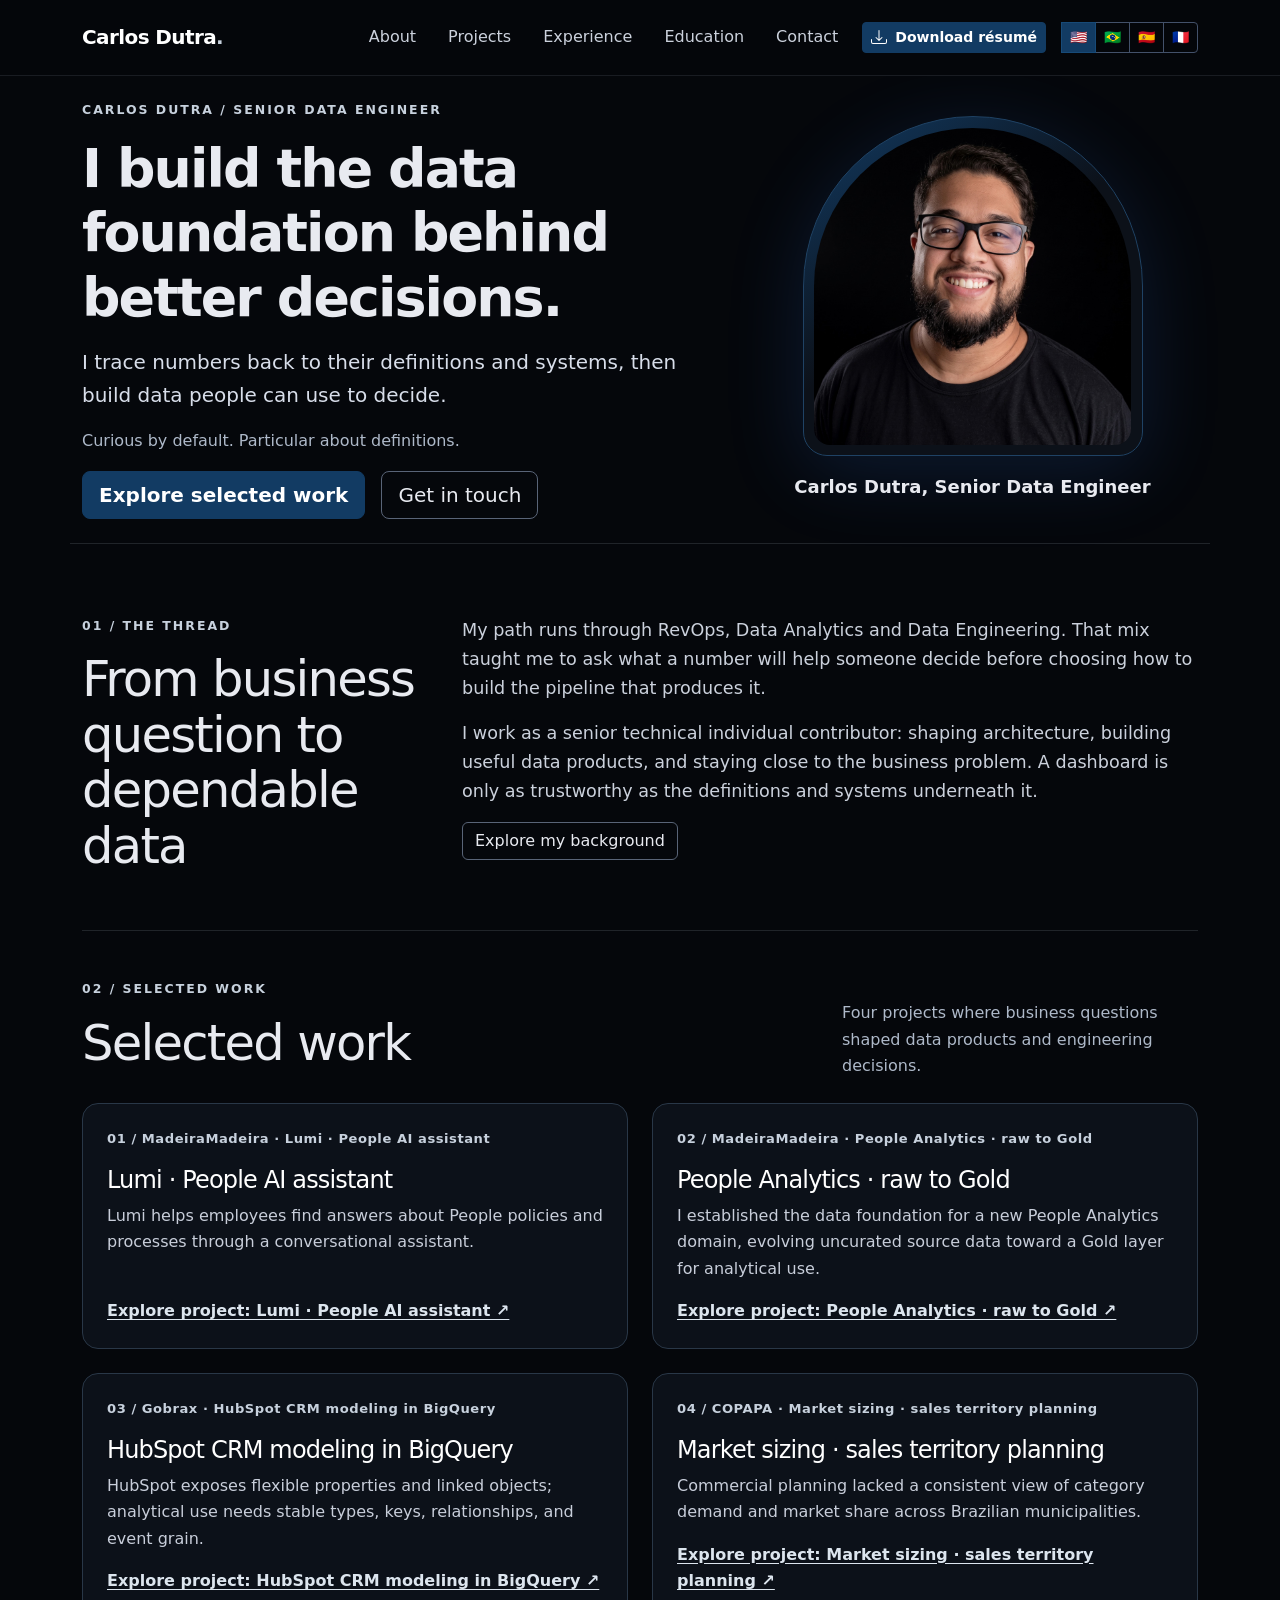
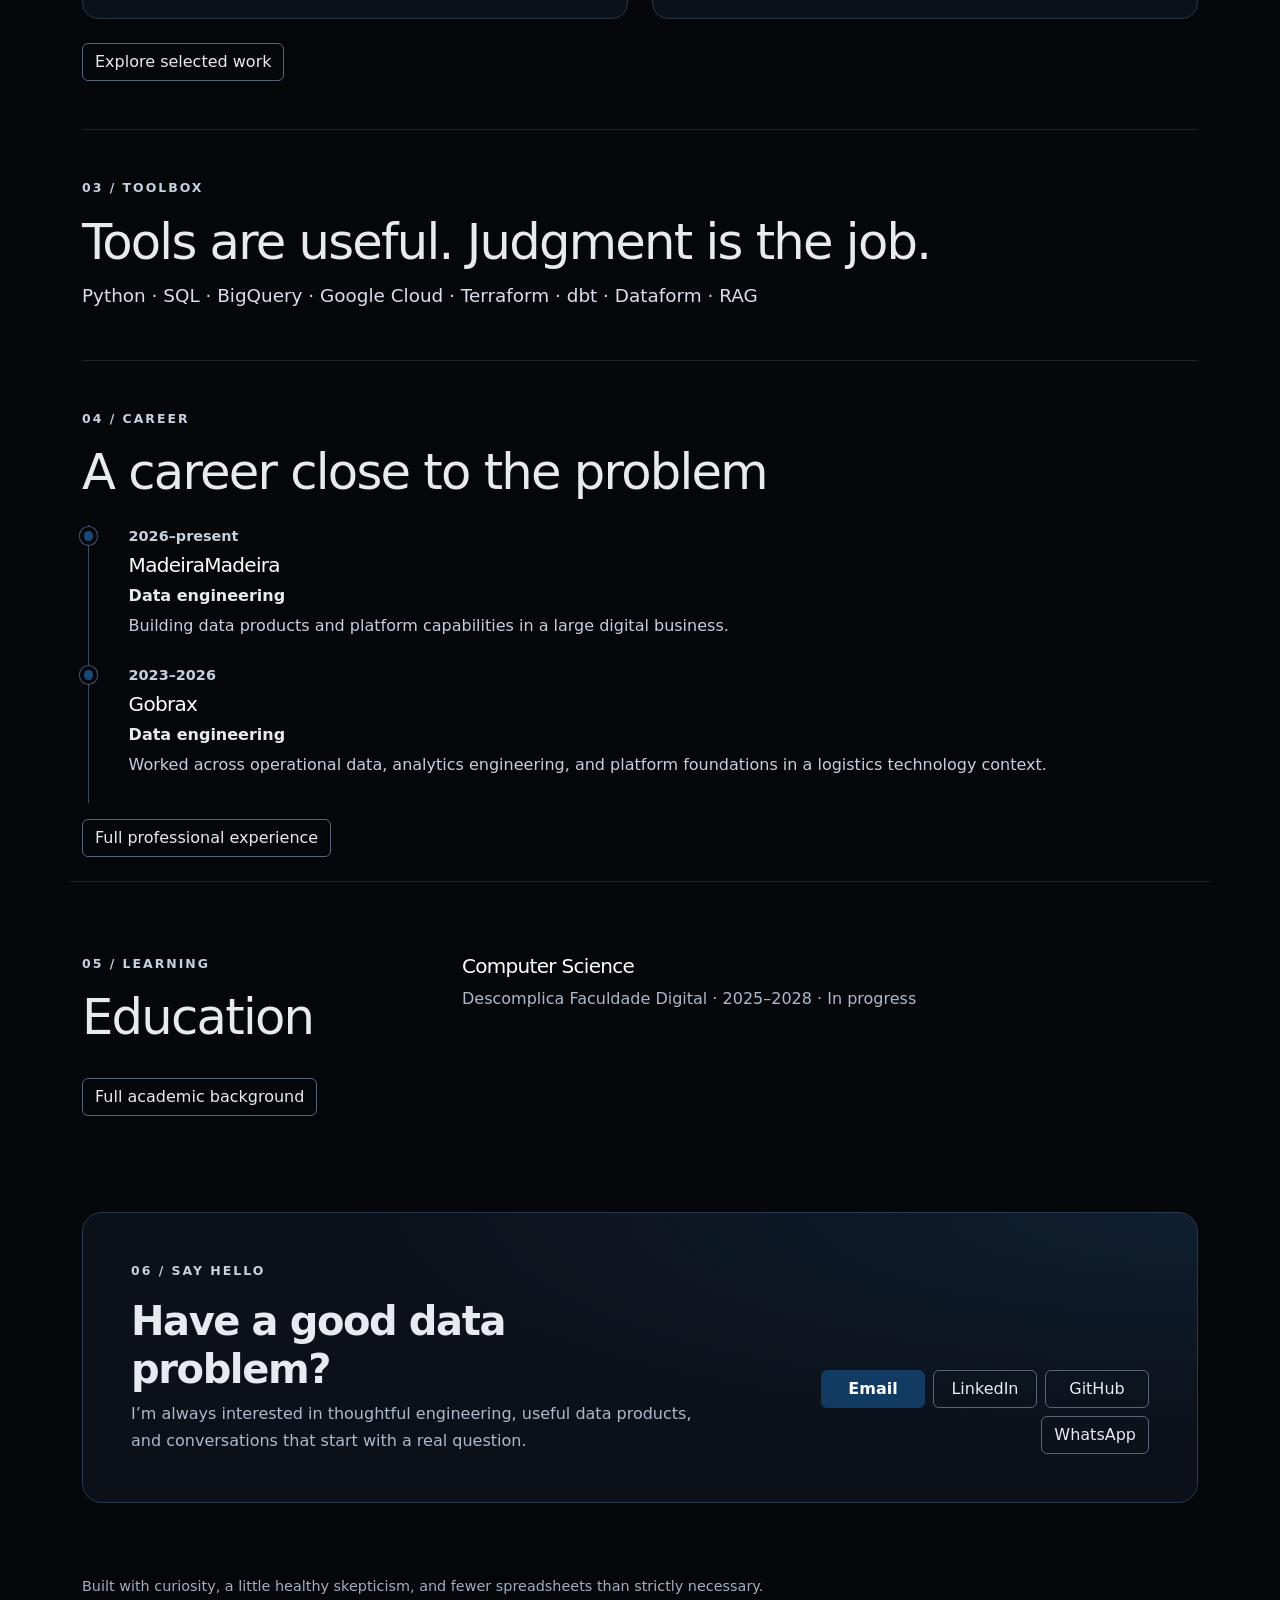
<file: index.html>
<!DOCTYPE html>
<html lang="en">
 <head>
  <meta charset="utf-8"/>
  <meta content="width=device-width, initial-scale=1" name="viewport"/>
  <meta content="dark" name="color-scheme"/>
  <meta content="Senior Data Engineer building dependable data foundations for better decisions." name="description"/>
  <meta content="Carlos Dutra" name="author"/>
  <title>Carlos Dutra · Senior Data Engineer</title>
    <link href="./assets/vendor/bootstrap/bootstrap.min.css" rel="stylesheet"/>
  <link href="./assets/css/theme.css?v=4" rel="stylesheet"/>
 </head>
 <body data-page="home" data-project-id="" data-root="./">
  <a class="skip-link" data-copy="interface.skipLink" href="#main-content">Skip to content</a>
  <header class="site-header sticky-top">
   <nav aria-label="Main navigation" class="navbar navbar-expand-lg" data-copy-attribute="interface.mainNavigation:aria-label">
    <div class="container py-2">
     <a class="navbar-brand fw-bold" data-route="home" href="./">Carlos Dutra<span aria-hidden="true" class="brand-mark">.</span></a>
     <div class="language-switcher btn-group btn-group-sm ms-auto me-2 ms-lg-3 me-lg-0 order-lg-3" role="group" aria-labelledby="language-label">
      <span class="visually-hidden" id="language-label">Language</span>
      <button aria-label="English" aria-pressed="true" class="btn btn-language active" data-locale="en" type="button">🇺🇸</button>
      <button aria-label="Português" aria-pressed="false" class="btn btn-language" data-locale="pt-BR" type="button">🇧🇷</button>
      <button aria-label="Español" aria-pressed="false" class="btn btn-language" data-locale="es" type="button">🇪🇸</button>
      <button aria-label="Français" aria-pressed="false" class="btn btn-language" data-locale="fr" type="button">🇫🇷</button>
     </div>
     <button aria-controls="portfolioNav" aria-expanded="false" aria-label="Toggle navigation" class="navbar-toggler" data-bs-target="#portfolioNav" data-bs-toggle="collapse" data-copy-attribute="interface.toggleNavigation:aria-label" type="button">
      <span class="navbar-toggler-icon">
      </span>
     </button>
     <div class="collapse navbar-collapse order-lg-2" id="portfolioNav">
      <ul class="navbar-nav ms-auto align-items-lg-center gap-lg-3">
       <li class="nav-item">
        <a class="nav-link" data-copy="nav.about" data-route="about" href="./about/">About</a>
       </li>
       <li class="nav-item">
        <a class="nav-link" data-copy="nav.work" data-route="projects" href="./projects/">Projects</a>
       </li>
       <li class="nav-item">
        <a class="nav-link" data-copy="nav.experience" data-route="experience" href="./experience/">Experience</a>
       </li>
       <li class="nav-item"><a class="nav-link" data-copy="nav.education" data-route="education" href="./education/">Education</a></li>
       <li class="nav-item">
        <a class="nav-link" data-copy="nav.contact" data-route="contact" href="./#contact">Contact</a>
       </li>
       <li class="nav-item my-2 my-lg-0">
        <a class="btn btn-primary btn-sm d-inline-flex align-items-center gap-2 text-nowrap" data-resume-download download href="./assets/resumes/carlos-dutra-en.pdf">
         <svg xmlns="http://www.w3.org/2000/svg" width="16" height="16" fill="currentColor" aria-hidden="true" focusable="false" viewBox="0 0 16 16">
           <path d="M.5 9.9a.5.5 0 0 1 .5.5v2.5a1 1 0 0 0 1 1h12a1 1 0 0 0 1-1v-2.5a.5.5 0 0 1 1 0v2.5a2 2 0 0 1-2 2H2a2 2 0 0 1-2-2v-2.5a.5.5 0 0 1 .5-.5"/>
           <path d="M7.646 11.854a.5.5 0 0 0 .708 0l3-3a.5.5 0 0 0-.708-.708L8.5 10.293V1.5a.5.5 0 0 0-1 0v8.793L5.354 8.146a.5.5 0 1 0-.708.708z"/>
         </svg>
         <span data-copy="nav.downloadResume">Download résumé</span>
        </a>
       </li>
      </ul>
     </div>
    </div>
   </nav>
  </header>
  <main class="container" id="main-content">
   <section aria-labelledby="hero-title" class="hero-section pt-4 pb-5" id="home">
    <div class="row align-items-center g-4">
     <div class="col-12 col-lg-7">
      <p class="section-kicker mb-3" data-copy="hero.roleLine">CARLOS DUTRA / SENIOR DATA ENGINEER</p>
      <h1 class="display-3 fw-bold mb-3" data-copy="hero.title" id="hero-title">I build the data foundation behind better decisions.</h1>
      <p class="hero-intro lead mb-3" data-copy="hero.intro">I trace numbers back to their definitions and systems, then build data people can use to decide.</p>
      <p class="hero-note mb-3" data-copy="hero.note">Curious by default. Particular about definitions.</p>
      <div class="d-flex flex-wrap gap-3">
       <a class="btn btn-primary btn-lg" data-copy="hero.workAction" data-route="projects" href="projects/">Explore selected work</a>
       <a class="btn btn-outline-light btn-lg" data-copy="hero.contactAction" data-route="contact" href="#contact">Get in touch</a>
      </div>
     </div>
     <div class="col-12 col-lg-5 text-center">
      <div class="portrait-frame mx-auto">
       <img alt="Carlos Dutra smiling in his official profile portrait" class="profile-portrait" fetchpriority="high" height="1920" src="assets/images/profile.jpg" width="1920"/>
      </div>
      <p class="portrait-title mt-3 mb-0" data-copy="interface.portraitTitle">Carlos Dutra, Senior Data Engineer</p>
     </div>
    </div>
   </section>
   <section aria-labelledby="about-title" class="content-section row g-4 py-5" id="about">
    <div class="col-12 col-lg-4">
     <p class="section-kicker" data-copy="interface.aboutKicker">01 / THE THREAD</p>
     <h2 data-copy="about.title" id="about-title">From business question to dependable data</h2>
    </div>
    <div class="col-12 col-lg-8 section-copy">
     <p data-copy="about.body">My path runs through RevOps, Data Analytics and Data Engineering. That mix taught me to ask what a number will help someone decide before choosing how to build the pipeline that produces it.</p>
     <p data-copy="about.detail">I work as a senior technical individual contributor: shaping architecture, building useful data products, and staying close to the business problem. A dashboard is only as trustworthy as the definitions and systems underneath it.</p>
     <a class="btn btn-outline-light" data-copy="about.moreAction" data-route="about" href="./about/">Explore my background</a>
    </div>
   </section>
   <section aria-labelledby="work-title" class="content-section py-5" id="work">
    <div class="row mb-4 align-items-end">
     <div class="col-lg-8">
      <p class="section-kicker" data-copy="interface.workKicker">02 / SELECTED WORK</p>
      <h2 data-copy="work.title" id="work-title">Selected work</h2>
     </div>
     <div class="col-lg-4">
      <p class="section-intro mb-0" data-copy="work.intro">Four projects where business questions shaped data products and engineering decisions.</p>
     </div>
    </div>
    <div class="row row-cols-1 row-cols-md-2 g-4" id="case-studies">
     <div class="col">
      <article class="card case-card h-100">
       <div class="card-body p-4 d-flex flex-column">
        <span class="project-overline mb-3">01 / MadeiraMadeira · Lumi · People AI assistant</span>
        <h3 class="h4 card-title">Lumi · People AI assistant</h3>
        <p class="card-text">Lumi helps employees find answers about People policies and processes through a conversational assistant.</p>
        <a class="stretched-link project-card-link mt-auto" data-route="lumi" href="projects/lumi/">Explore project: Lumi · People AI assistant ↗</a>
       </div>
      </article>
     </div>
     <div class="col">
      <article class="card case-card h-100">
       <div class="card-body p-4 d-flex flex-column">
        <span class="project-overline mb-3">02 / MadeiraMadeira · People Analytics · raw to Gold</span>
        <h3 class="h4 card-title">People Analytics · raw to Gold</h3>
        <p class="card-text">I established the data foundation for a new People Analytics domain, evolving uncurated source data toward a Gold layer for analytical use.</p>
        <a class="stretched-link project-card-link mt-auto" data-route="people-analytics" href="projects/people-analytics/">Explore project: People Analytics · raw to Gold ↗</a>
       </div>
      </article>
     </div>
     <div class="col">
      <article class="card case-card h-100">
       <div class="card-body p-4 d-flex flex-column">
        <span class="project-overline mb-3">03 / Gobrax · HubSpot CRM modeling in BigQuery</span>
        <h3 class="h4 card-title">HubSpot CRM modeling in BigQuery</h3>
        <p class="card-text">HubSpot exposes flexible properties and linked objects; analytical use needs stable types, keys, relationships, and event grain.</p>
        <a class="stretched-link project-card-link mt-auto" data-route="hubspot-crm" href="projects/hubspot-crm/">Explore project: HubSpot CRM modeling in BigQuery ↗</a>
       </div>
      </article>
     </div>
     <div class="col">
      <article class="card case-card h-100">
       <div class="card-body p-4 d-flex flex-column">
        <span class="project-overline mb-3">04 / COPAPA · Market sizing · sales territory planning</span>
        <h3 class="h4 card-title">Market sizing · sales territory planning</h3>
        <p class="card-text">Commercial planning lacked a consistent view of category demand and market share across Brazilian municipalities.</p>
        <a class="stretched-link project-card-link mt-auto" data-route="copapa-market-sizing" href="projects/copapa-market-sizing/">Explore project: Market sizing · sales territory planning ↗</a>
       </div>
      </article>
     </div>
    </div>
    <a class="btn btn-outline-light mt-4" data-copy="hero.workAction" data-route="projects" href="projects/">Explore selected work</a>
   </section>
   <section class="content-section py-5" id="skills">
    <p class="section-kicker" data-copy="interface.skillsKicker">03 / TOOLBOX</p>
    <h2 data-copy="skills.title">Tools are useful. Judgment is the job.</h2>
    <p class="skill-summary mb-0" data-copy="skills.summary">Python · SQL · BigQuery · Google Cloud · Terraform · dbt · Dataform · RAG</p>
   </section>
   <section aria-labelledby="experience-title" class="content-section py-5" id="experience">
    <p class="section-kicker" data-copy="interface.experienceKicker">04 / CAREER</p>
    <h2 data-copy="experience.title" id="experience-title">A career close to the problem</h2>
    <div class="timeline mt-4" id="experience-list">
     <article class="timeline-item">
      <p class="timeline-dates">2026–present</p>
      <h3 class="h5">MadeiraMadeira</h3>
      <p class="mb-1 fw-semibold">Data engineering</p>
      <p class="mb-0">Building data products and platform capabilities in a large digital business.</p>
     </article>
     <article class="timeline-item">
      <p class="timeline-dates">2023–2026</p>
      <h3 class="h5">Gobrax</h3>
      <p class="mb-1 fw-semibold">Data engineering</p>
      <p class="mb-0">Worked across operational data, analytics engineering, and platform foundations in a logistics technology context.</p>
     </article>
     <article class="timeline-item">
      <p class="timeline-dates">2020–2022</p>
      <h3 class="h5">Leads2b</h3>
      <p class="mb-1 fw-semibold">Customer Success analytics</p>
      <p class="mb-0">Connected customer and commercial questions with analysis and operational insight.</p>
     </article>
     <article class="timeline-item">
      <p class="timeline-dates">2013–2018</p>
      <h3 class="h5">COPAPA</h3>
      <p class="mb-1 fw-semibold">Commercial intelligence</p>
      <p class="mb-0">Built an early foundation in automation, sales information, and practical business analysis.</p>
     </article>
    </div>
    <a class="btn btn-outline-light mt-3" data-copy="aboutPage.experienceAction" data-route="experience" href="experience/">Full professional experience</a>
   </section>
   <section aria-labelledby="education-title" class="content-section row g-4 py-5" id="education">
    <div class="col-12 col-lg-4">
     <p class="section-kicker" data-copy="interface.educationKicker">05 / LEARNING</p>
     <h2 data-copy="education.title" id="education-title">Education</h2>
    </div>
    <div class="col-12 col-lg-8 education-list" id="education-list">
     <article>
      <h3 class="h5">Computer Science</h3>
      <p>Descomplica Faculdade Digital · 2025–2028 · In progress</p>
     </article>
     <article>
      <h3 class="h5">Data Analytics · Lato Sensu postgraduate degree</h3>
      <p>Descomplica Faculdade Digital · 2021–2022 · Completed</p>
     </article>
     <article>
      <h3 class="h5">Business Administration</h3>
      <p>UNOPAR · 2015–2018 · Completed</p>
     </article>
    </div>
    <div class="col-12"><a class="btn btn-outline-light" data-copy="aboutPage.educationAction" data-route="education" href="education/">Full academic background</a></div>
   </section>
   <section aria-labelledby="contact-title" class="contact-section my-5 p-4 p-md-5" id="contact">
    <div class="row g-4 align-items-end">
     <div class="col-12 col-lg-7">
      <p class="section-kicker" data-copy="interface.contactKicker">06 / SAY HELLO</p>
      <h2 class="display-6 fw-bold" data-copy="contact.title" id="contact-title">Have a good data problem?</h2>
      <p class="section-intro mb-0" data-copy="contact.intro">I’m always interested in thoughtful engineering, useful data products, and conversations that start with a real question.</p>
     </div>
     <div class="col-12 col-lg-5">
      <div class="d-flex flex-wrap gap-2 justify-content-lg-end contact-links">
       <a class="btn btn-primary" data-copy="contact.email" href="mailto:henrique.r.dutra@gmail.com">Email</a>
       <a class="btn btn-outline-light" data-copy="contact.linkedin" href="https://www.linkedin.com/in/carlos-henrique-dutra/" rel="noopener noreferrer" target="_blank">LinkedIn</a>
       <a class="btn btn-outline-light" data-copy="contact.github" href="https://github.com/carloshenriquedutra" rel="noopener noreferrer" target="_blank">GitHub</a>
       <a class="btn btn-outline-light" data-copy="contact.whatsapp" href="https://wa.me/5541992545537" rel="noopener noreferrer" target="_blank">WhatsApp</a>
      </div>
     </div>
    </div>
   </section>
  </main>
  <footer class="container site-footer py-4">
   <p class="mb-0" data-copy="contact.footer">Built with curiosity, a little healthy skepticism, and fewer spreadsheets than strictly necessary.</p>
  </footer>
  <script defer="" src="./assets/vendor/bootstrap/bootstrap.bundle.min.js">
  </script>
  <script src="./src/main.js" type="module">
  </script>
 </body>
</html>
</file>
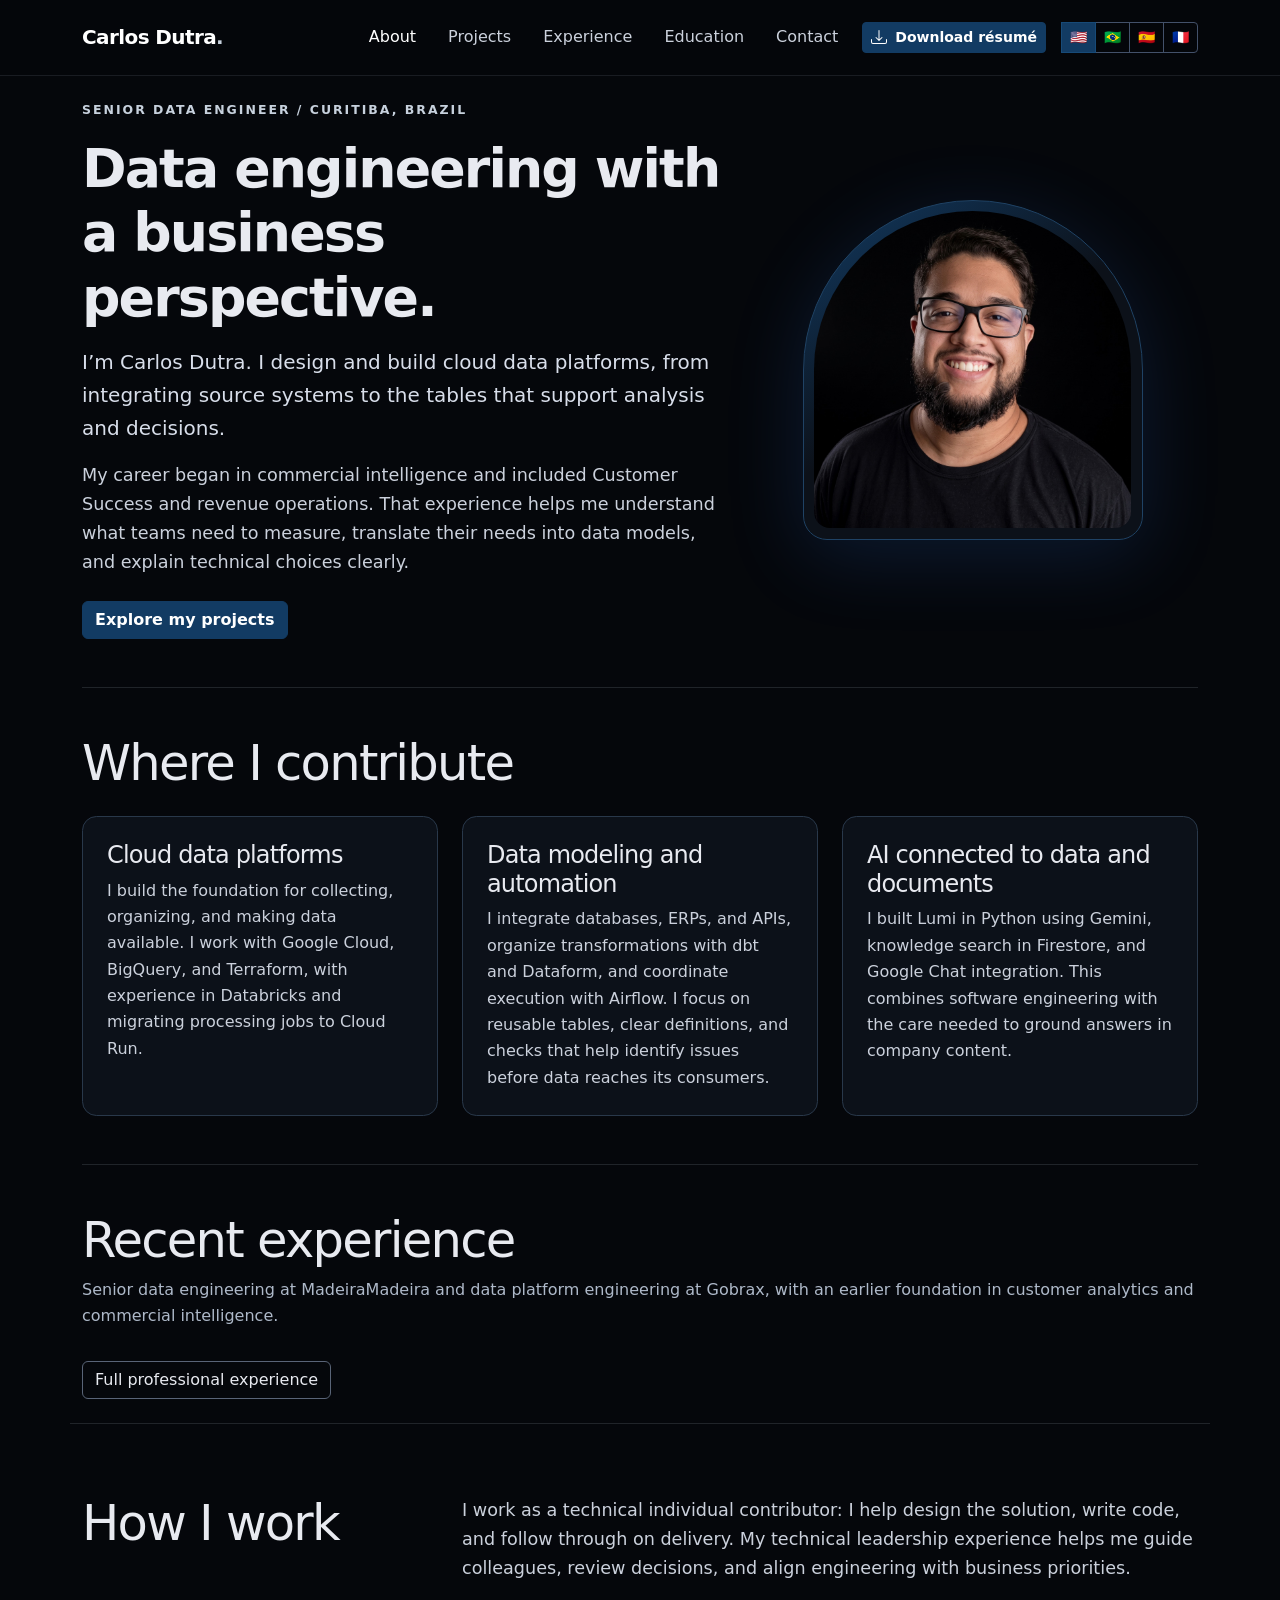
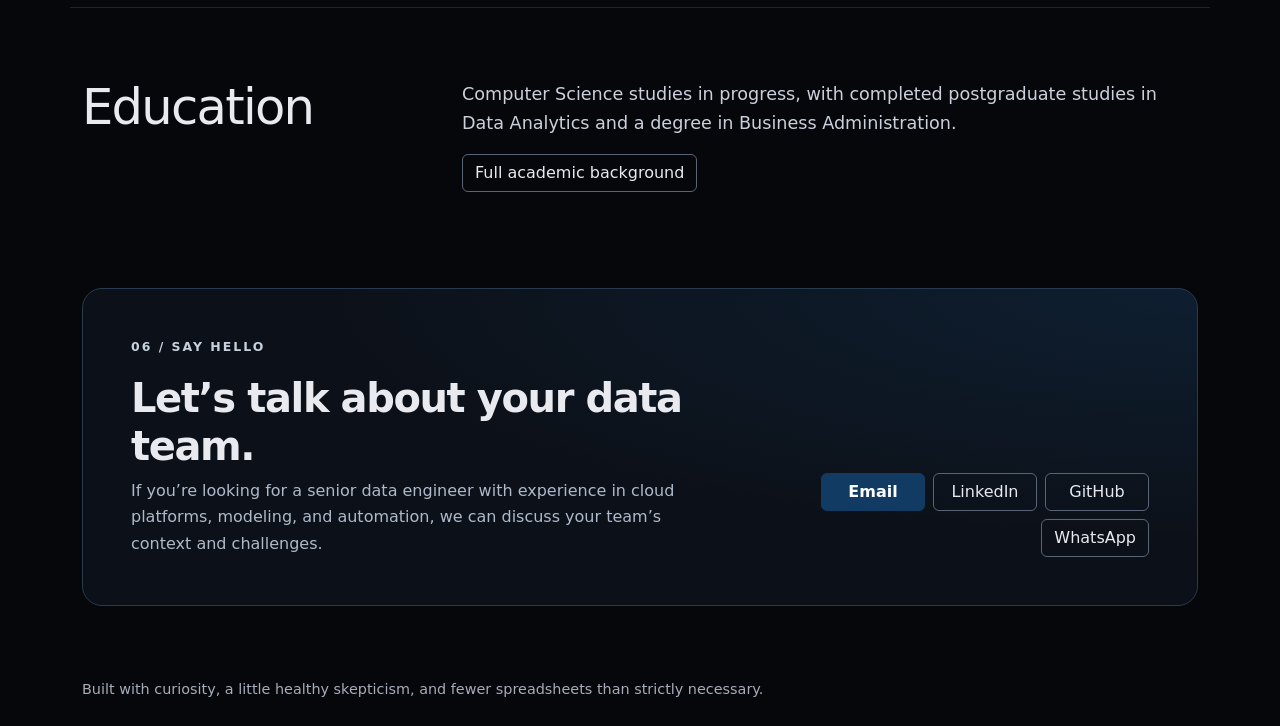
<file: about/index.html>
<!DOCTYPE html>
<html lang="en">
 <head>
  <meta charset="utf-8"/>
  <meta content="width=device-width, initial-scale=1" name="viewport"/>
  <meta content="dark" name="color-scheme"/>
  <meta content="Explore Carlos Dutra’s data engineering background: cloud platforms, data modeling, automation, and business understanding." name="description"/>
  <meta content="Carlos Dutra" name="author"/>
  <title>
   About · Carlos Dutra · Senior Data Engineer
  </title>
  <link href="../assets/vendor/bootstrap/bootstrap.min.css" rel="stylesheet"/>
  <link href="../assets/css/theme.css?v=4" rel="stylesheet"/>
 </head>
 <body data-page="about" data-root="../">
  <a class="skip-link" data-copy="interface.skipLink" href="#main-content">
   Skip to content
  </a>
  <header class="site-header sticky-top">
   <nav aria-label="Main navigation" class="navbar navbar-expand-lg" data-copy-attribute="interface.mainNavigation:aria-label">
    <div class="container py-2">
     <a class="navbar-brand fw-bold" data-route="home" href="../">Carlos Dutra<span aria-hidden="true" class="brand-mark">.</span></a>
     <div class="language-switcher btn-group btn-group-sm ms-auto me-2 ms-lg-3 me-lg-0 order-lg-3" role="group" aria-labelledby="language-label">
      <span class="visually-hidden" id="language-label">Language</span>
      <button aria-label="English" aria-pressed="true" class="btn btn-language active" data-locale="en" type="button">🇺🇸</button>
      <button aria-label="Português" aria-pressed="false" class="btn btn-language" data-locale="pt-BR" type="button">🇧🇷</button>
      <button aria-label="Español" aria-pressed="false" class="btn btn-language" data-locale="es" type="button">🇪🇸</button>
      <button aria-label="Français" aria-pressed="false" class="btn btn-language" data-locale="fr" type="button">🇫🇷</button>
     </div>
     <button aria-controls="portfolioNav" aria-expanded="false" aria-label="Toggle navigation" class="navbar-toggler" data-bs-target="#portfolioNav" data-bs-toggle="collapse" data-copy-attribute="interface.toggleNavigation:aria-label" type="button">
      <span class="navbar-toggler-icon">
      </span>
     </button>
     <div class="collapse navbar-collapse order-lg-2" id="portfolioNav">
      <ul class="navbar-nav ms-auto align-items-lg-center gap-lg-3">
       <li class="nav-item">
        <a aria-current="page" class="nav-link active" data-copy="nav.about" data-route="about" href="../about/">
         About
        </a>
       </li>
       <li class="nav-item">
        <a class="nav-link" data-copy="nav.work" data-route="projects" href="../projects/">
         Projects
        </a>
       </li>
       <li class="nav-item">
        <a class="nav-link" data-copy="nav.experience" data-route="experience" href="../experience/">
         Experience
        </a>
       </li>
       <li class="nav-item"><a class="nav-link" data-copy="nav.education" data-route="education" href="../education/">Education</a></li>
       <li class="nav-item">
        <a class="nav-link" data-copy="nav.contact" data-route="contact" href="../#contact">
         Contact
        </a>
       </li>
       <li class="nav-item my-2 my-lg-0">
        <a class="btn btn-primary btn-sm d-inline-flex align-items-center gap-2 text-nowrap" data-resume-download download href="../assets/resumes/carlos-dutra-en.pdf">
         <svg xmlns="http://www.w3.org/2000/svg" width="16" height="16" fill="currentColor" aria-hidden="true" focusable="false" viewBox="0 0 16 16">
           <path d="M.5 9.9a.5.5 0 0 1 .5.5v2.5a1 1 0 0 0 1 1h12a1 1 0 0 0 1-1v-2.5a.5.5 0 0 1 1 0v2.5a2 2 0 0 1-2 2H2a2 2 0 0 1-2-2v-2.5a.5.5 0 0 1 .5-.5"/>
           <path d="M7.646 11.854a.5.5 0 0 0 .708 0l3-3a.5.5 0 0 0-.708-.708L8.5 10.293V1.5a.5.5 0 0 0-1 0v8.793L5.354 8.146a.5.5 0 1 0-.708.708z"/>
         </svg>
         <span data-copy="nav.downloadResume">Download résumé</span>
        </a>
       </li>
      </ul>
     </div>
    </div>
   </nav>
  </header>
  <main class="container" id="main-content">
   <section aria-labelledby="about-heading" class="hero-section pt-4 pb-5">
    <div class="row align-items-center g-4">
     <div class="col-12 col-lg-7">
      <p class="section-kicker mb-3" data-copy="aboutPage.role">
       SENIOR DATA ENGINEER / CURITIBA, BRAZIL
      </p>
      <h1 class="display-3 fw-bold mb-3" data-copy="aboutPage.heading" id="about-heading">
       Data engineering with a business perspective.
      </h1>
      <p class="hero-intro lead mb-3" data-copy="aboutPage.intro">
       I’m Carlos Dutra. I design and build cloud data platforms, from integrating source systems to the tables that support analysis and decisions.
      </p>
      <p class="section-copy mb-4" data-copy="aboutPage.perspective">
       My career began in commercial intelligence and included Customer Success and revenue operations. That experience helps me understand what teams need to measure, translate their needs into data models, and explain technical choices clearly.
      </p>
      <a class="btn btn-primary" data-copy="aboutPage.projectsAction" data-route="projects" href="../projects/">
       Explore my projects
      </a>
     </div>
     <div class="col-12 col-lg-5 text-center">
      <div class="portrait-frame mx-auto">
       <img alt="Carlos Dutra smiling in his official profile portrait" class="profile-portrait" fetchpriority="high" height="1920" src="../assets/images/profile.jpg" width="1920"/>
      </div>
     </div>
    </div>
   </section>
   <section aria-labelledby="about-focus-title" class="content-section py-5">
    <h2 class="mb-4" data-copy="aboutPage.focusTitle" id="about-focus-title">
     Where I contribute
    </h2>
    <div class="row row-cols-1 row-cols-lg-3 g-4">
     <div class="col">
      <article class="project-fact h-100 p-4">
       <h3 class="h4" data-copy="aboutPage.focus.0.title">
        Cloud data platforms
       </h3>
       <p class="mb-0" data-copy="aboutPage.focus.0.body">
        I build the foundation for collecting, organizing, and making data available. I work with Google Cloud, BigQuery, and Terraform, with experience in Databricks and migrating processing jobs to Cloud Run.
       </p>
      </article>
     </div>
     <div class="col">
      <article class="project-fact h-100 p-4">
       <h3 class="h4" data-copy="aboutPage.focus.1.title">
        Data modeling and automation
       </h3>
       <p class="mb-0" data-copy="aboutPage.focus.1.body">
        I integrate databases, ERPs, and APIs, organize transformations with dbt and Dataform, and coordinate execution with Airflow. I focus on reusable tables, clear definitions, and checks that help identify issues before data reaches its consumers.
       </p>
      </article>
     </div>
     <div class="col">
      <article class="project-fact h-100 p-4">
       <h3 class="h4" data-copy="aboutPage.focus.2.title">
        AI connected to data and documents
       </h3>
       <p class="mb-0" data-copy="aboutPage.focus.2.body">
        I built Lumi in Python using Gemini, knowledge search in Firestore, and Google Chat integration. This combines software engineering with the care needed to ground answers in company content.
       </p>
      </article>
     </div>
    </div>
   </section>
   <section aria-labelledby="about-career-title" class="content-section py-5" id="experience">
    <h2 data-copy="aboutPage.experienceSummaryTitle" id="about-career-title">Recent experience</h2>
    <p class="section-intro" data-copy="aboutPage.experienceSummary">Senior data engineering at MadeiraMadeira and data platform engineering at Gobrax, with an earlier foundation in customer analytics and commercial intelligence.</p>
    <a class="btn btn-outline-light mt-3" data-copy="aboutPage.experienceAction" data-route="experience" href="../experience/">Full professional experience</a>
   </section>
   <section aria-labelledby="about-working-title" class="content-section row g-4 py-5">
    <div class="col-12 col-lg-4">
     <h2 data-copy="aboutPage.workingTitle" id="about-working-title">
      How I work
     </h2>
    </div>
    <div class="col-12 col-lg-8 section-copy">
     <p class="mb-0" data-copy="aboutPage.workingBody">
      I work as a technical individual contributor: I help design the solution, write code, and follow through on delivery. My technical leadership experience helps me guide colleagues, review decisions, and align engineering with business priorities.
     </p>
    </div>
   </section>
   <section aria-labelledby="about-education-title" class="content-section row g-4 py-5" id="education">
    <div class="col-12 col-lg-4"><h2 data-copy="aboutPage.educationTitle" id="about-education-title">Education</h2></div>
    <div class="col-12 col-lg-8 section-copy"><p class="mb-3" data-copy="aboutPage.educationSummary">Computer Science studies in progress, with completed postgraduate studies in Data Analytics and a degree in Business Administration.</p><a class="btn btn-outline-light" data-copy="aboutPage.educationAction" data-route="education" href="../education/">Full academic background</a></div>
   </section>
   <section aria-labelledby="contact-title" class="contact-section my-5 p-4 p-md-5" id="contact">
    <div class="row g-4 align-items-end">
     <div class="col-12 col-lg-7">
      <p class="section-kicker" data-copy="interface.contactKicker">
       06 / SAY HELLO
      </p>
      <h2 class="display-6 fw-bold" data-copy="aboutPage.contactTitle" id="contact-title">
       Let’s talk about your data team.
      </h2>
      <p class="section-intro mb-0" data-copy="aboutPage.contactIntro">
       If you’re looking for a senior data engineer with experience in cloud platforms, modeling, and automation, we can discuss your team’s context and challenges.
      </p>
     </div>
     <div class="col-12 col-lg-5">
      <div class="d-flex flex-wrap gap-2 justify-content-lg-end contact-links">
       <a class="btn btn-primary" data-copy="contact.email" href="mailto:henrique.r.dutra@gmail.com">
        Email
       </a>
       <a class="btn btn-outline-light" data-copy="contact.linkedin" href="https://www.linkedin.com/in/carlos-henrique-dutra/" rel="noopener noreferrer" target="_blank">
        LinkedIn
       </a>
       <a class="btn btn-outline-light" data-copy="contact.github" href="https://github.com/carloshenriquedutra" rel="noopener noreferrer" target="_blank">
        GitHub
       </a>
       <a class="btn btn-outline-light" data-copy="contact.whatsapp" href="https://wa.me/5541992545537" rel="noopener noreferrer" target="_blank">
        WhatsApp
       </a>
      </div>
     </div>
    </div>
   </section>
  </main>
  <footer class="container site-footer py-4">
   <p class="mb-0" data-copy="contact.footer">
    Built with curiosity, a little healthy skepticism, and fewer spreadsheets than strictly necessary.
   </p>
  </footer>
  <script defer="" src="../assets/vendor/bootstrap/bootstrap.bundle.min.js">
  </script>
  <script src="../src/main.js" type="module">
  </script>
 </body>
</html>
</file>
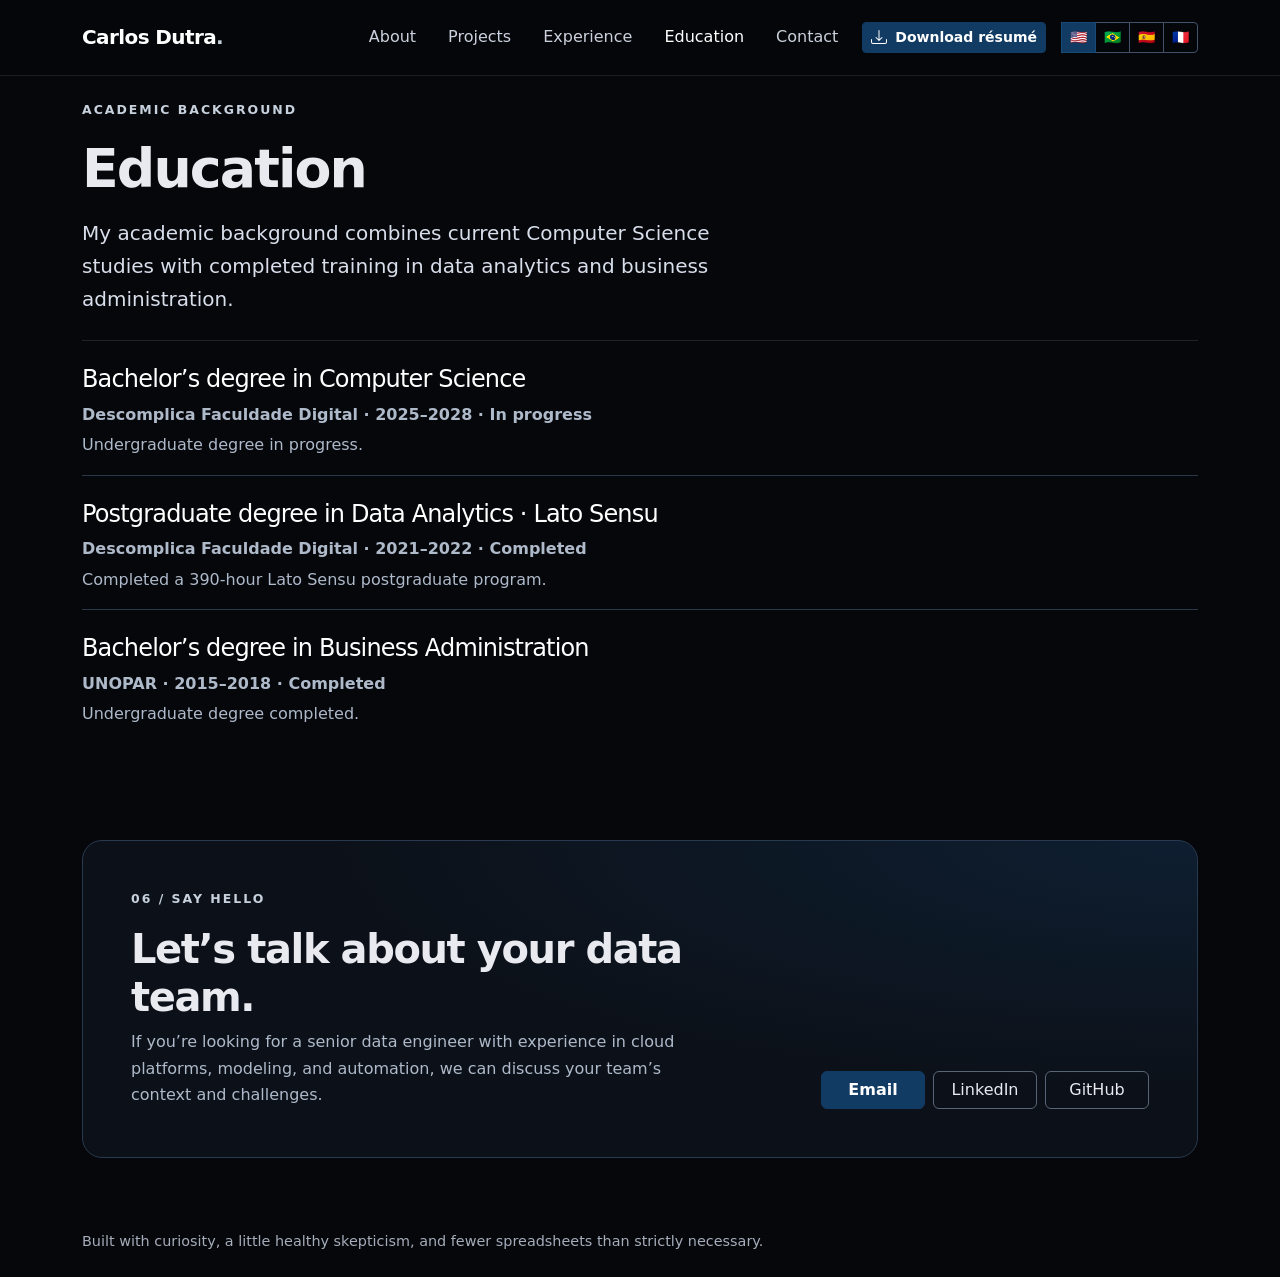
<file: education/index.html>
<!DOCTYPE html>
<html lang="en">
 <head>
  <meta charset="utf-8"/>
  <meta content="width=device-width, initial-scale=1" name="viewport"/>
  <meta content="dark" name="color-scheme"/>
  <meta content="Academic background in Computer Science, Data Analytics, and Business Administration." name="description"/>
  <meta content="Carlos Dutra" name="author"/>
  <title>Education · Carlos Dutra · Senior Data Engineer</title>
  <link href="../assets/vendor/bootstrap/bootstrap.min.css" rel="stylesheet"/>
  <link href="../assets/css/theme.css?v=4" rel="stylesheet"/>
 </head>
 <body data-page="education" data-root="../">
  <a class="skip-link" data-copy="interface.skipLink" href="#main-content">Skip to content</a>
  <header class="site-header sticky-top"><nav aria-label="Main navigation" class="navbar navbar-expand-lg" data-copy-attribute="interface.mainNavigation:aria-label"><div class="container py-2">
   <a class="navbar-brand fw-bold" data-route="home" href="../">Carlos Dutra<span aria-hidden="true" class="brand-mark">.</span></a>
   <div class="language-switcher btn-group btn-group-sm ms-auto me-2 ms-lg-3 me-lg-0 order-lg-3" role="group" aria-labelledby="language-label">
    <span class="visually-hidden" id="language-label">Language</span>
    <button aria-label="English" aria-pressed="true" class="btn btn-language active" data-locale="en" type="button">🇺🇸</button>
    <button aria-label="Português" aria-pressed="false" class="btn btn-language" data-locale="pt-BR" type="button">🇧🇷</button>
    <button aria-label="Español" aria-pressed="false" class="btn btn-language" data-locale="es" type="button">🇪🇸</button>
    <button aria-label="Français" aria-pressed="false" class="btn btn-language" data-locale="fr" type="button">🇫🇷</button>
   </div>
   <button aria-controls="portfolioNav" aria-expanded="false" aria-label="Toggle navigation" class="navbar-toggler" data-bs-target="#portfolioNav" data-bs-toggle="collapse" data-copy-attribute="interface.toggleNavigation:aria-label" type="button"><span class="navbar-toggler-icon"></span></button>
   <div class="collapse navbar-collapse order-lg-2" id="portfolioNav"><ul class="navbar-nav ms-auto align-items-lg-center gap-lg-3">
    <li class="nav-item"><a class="nav-link" data-copy="nav.about" data-route="about" href="../about/">About</a></li><li class="nav-item"><a class="nav-link" data-copy="nav.work" data-route="projects" href="../projects/">Projects</a></li><li class="nav-item"><a class="nav-link" data-copy="nav.experience" data-route="experience" href="../experience/">Experience</a></li><li class="nav-item"><a aria-current="page" class="nav-link active" data-copy="nav.education" data-route="education" href="../education/">Education</a></li><li class="nav-item"><a class="nav-link" data-copy="nav.contact" data-route="contact" href="../#contact">Contact</a></li>
    <li class="nav-item my-2 my-lg-0">
     <a class="btn btn-primary btn-sm d-inline-flex align-items-center gap-2 text-nowrap" data-resume-download download href="../assets/resumes/carlos-dutra-en.pdf">
      <svg xmlns="http://www.w3.org/2000/svg" width="16" height="16" fill="currentColor" aria-hidden="true" focusable="false" viewBox="0 0 16 16">
        <path d="M.5 9.9a.5.5 0 0 1 .5.5v2.5a1 1 0 0 0 1 1h12a1 1 0 0 0 1-1v-2.5a.5.5 0 0 1 1 0v2.5a2 2 0 0 1-2 2H2a2 2 0 0 1-2-2v-2.5a.5.5 0 0 1 .5-.5"/>
        <path d="M7.646 11.854a.5.5 0 0 0 .708 0l3-3a.5.5 0 0 0-.708-.708L8.5 10.293V1.5a.5.5 0 0 0-1 0v8.793L5.354 8.146a.5.5 0 1 0-.708.708z"/>
      </svg>
      <span data-copy="nav.downloadResume">Download résumé</span>
     </a>
    </li>
   </ul></div>
  </div></nav></header>
  <main class="container" id="main-content">
   <section aria-labelledby="education-heading" class="hero-section pt-4 pb-4"><p class="section-kicker mb-3" data-copy="academicPage.kicker">ACADEMIC BACKGROUND</p><h1 class="display-3 fw-bold mb-3" data-copy="academicPage.heading" id="education-heading">Education</h1><p class="hero-intro lead mb-0" data-copy="academicPage.intro">My academic background combines current Computer Science studies with completed training in data analytics and business administration.</p></section>
   <section aria-labelledby="academic-degrees-heading" class="content-section py-4"><h2 class="visually-hidden" id="academic-degrees-heading" data-copy="education.title">Education</h2><div class="education-list" id="academic-degree-list">
    <article class="education-entry mb-4"><h2 class="h4">Bachelor’s degree in Computer Science</h2><p class="mb-1 fw-semibold">Descomplica Faculdade Digital · 2025–2028 · In progress</p><p class="mb-0">Currently studying computer science, algorithms, software development, and data foundations.</p></article>
    <article class="education-entry mb-4"><h2 class="h4">Postgraduate degree in Data Analytics · Lato Sensu</h2><p class="mb-1 fw-semibold">Descomplica Faculdade Digital · 2021–2022 · Completed</p><p class="mb-0">A 390-hour postgraduate program focused on data analysis and its use in business contexts.</p></article>
    <article class="education-entry mb-4"><h2 class="h4">Bachelor’s degree in Business Administration</h2><p class="mb-1 fw-semibold">UNOPAR · 2015–2018 · Completed</p><p class="mb-0">Formal training in business management that complements my experience working with commercial and operational data.</p></article>
   </div></section>
   <section class="contact-section my-5 p-4 p-md-5" aria-labelledby="contact-title" id="contact"><div class="row g-4 align-items-end"><div class="col-12 col-lg-7"><p class="section-kicker" data-copy="interface.contactKicker">06 / SAY HELLO</p><h2 class="display-6 fw-bold" data-copy="aboutPage.contactTitle" id="contact-title">Let’s talk about your data team.</h2><p class="section-intro mb-0" data-copy="aboutPage.contactIntro">If you’re looking for a senior data engineer with experience in cloud platforms, modeling, and automation, we can discuss your team’s context and challenges.</p></div><div class="col-12 col-lg-5"><div class="d-flex flex-wrap gap-2 justify-content-lg-end contact-links"><a class="btn btn-primary" data-copy="contact.email" href="mailto:henrique.r.dutra@gmail.com">Email</a><a class="btn btn-outline-light" data-copy="contact.linkedin" href="https://www.linkedin.com/in/carlos-henrique-dutra/" rel="noopener noreferrer" target="_blank">LinkedIn</a><a class="btn btn-outline-light" data-copy="contact.github" href="https://github.com/carloshenriquedutra" rel="noopener noreferrer" target="_blank">GitHub</a></div></div></div></section>
  </main>
  <footer class="container site-footer py-4"><p class="mb-0" data-copy="contact.footer">Built with curiosity, a little healthy skepticism, and fewer spreadsheets than strictly necessary.</p></footer>
  <script defer="" src="../assets/vendor/bootstrap/bootstrap.bundle.min.js"></script><script src="../src/main.js" type="module"></script>
 </body>
</html>
</file>
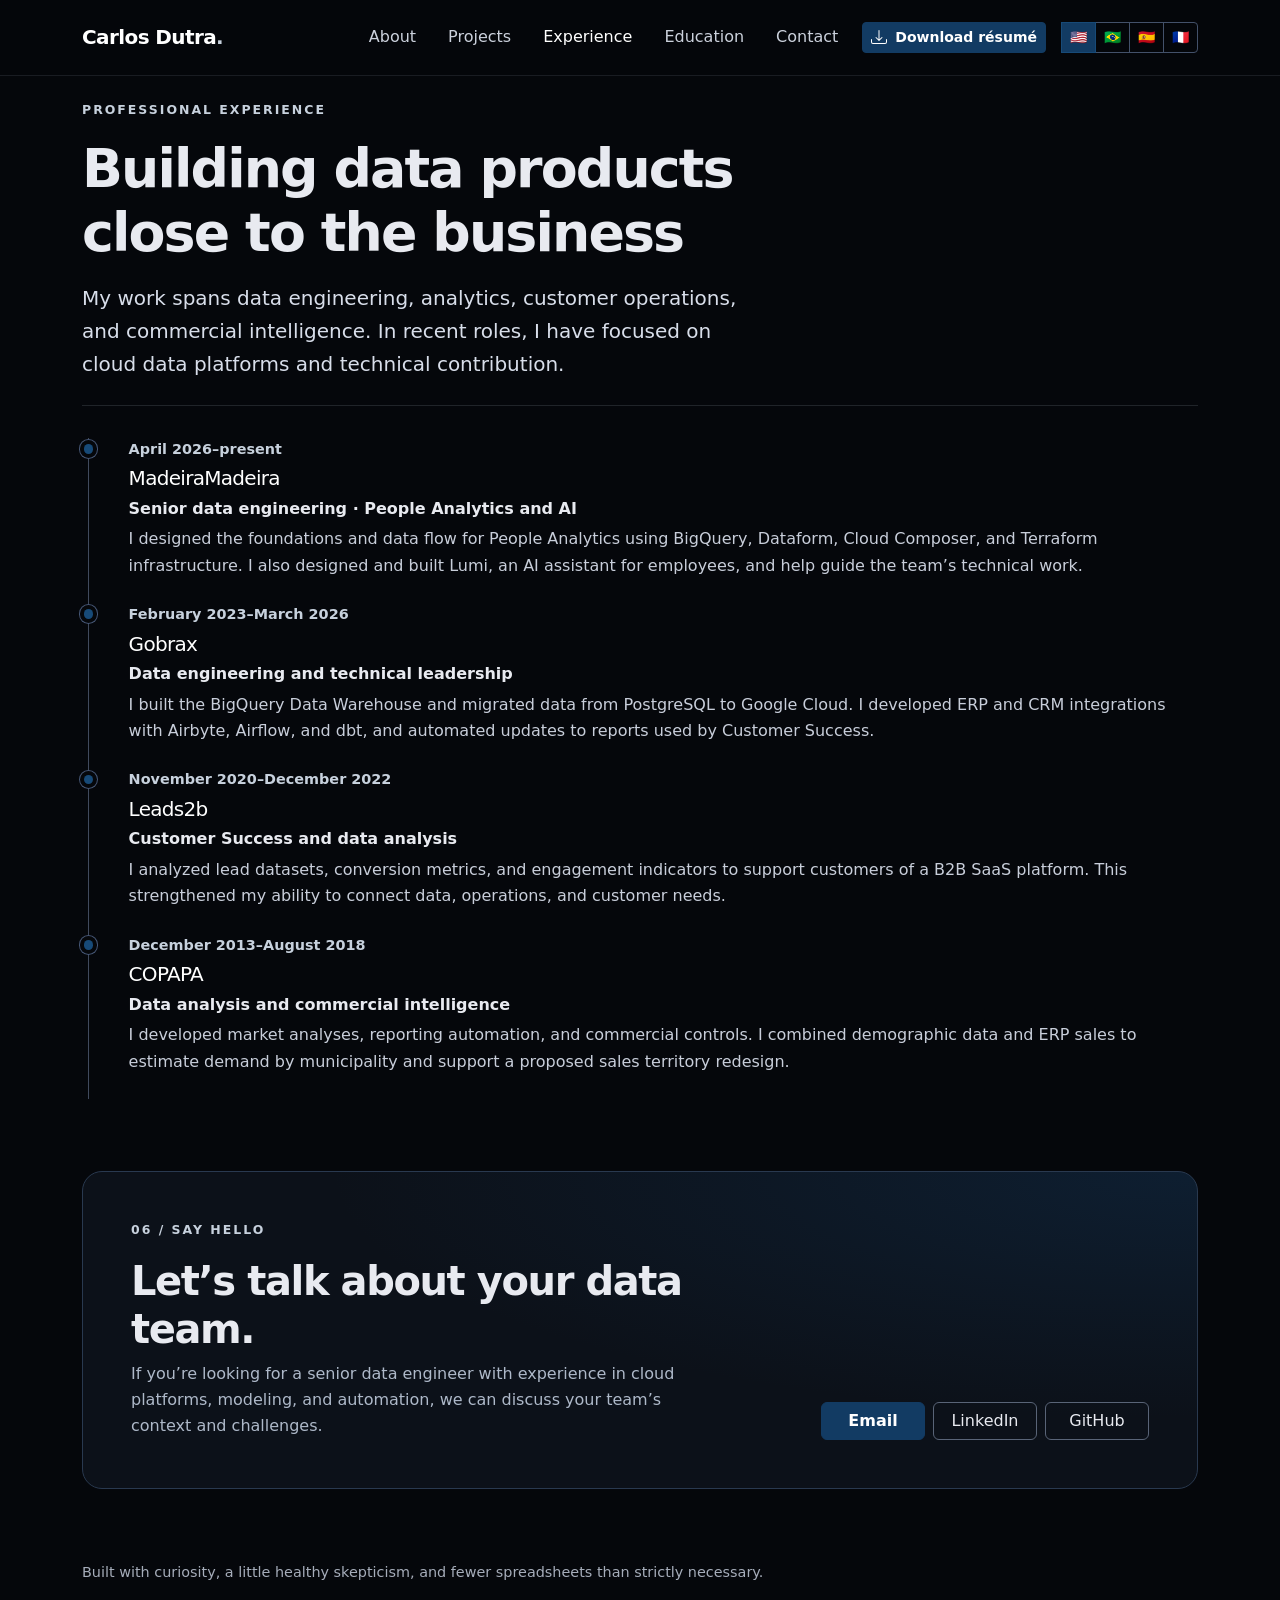
<file: experience/index.html>
<!DOCTYPE html>
<html lang="en">
 <head>
  <meta charset="utf-8"/>
  <meta content="width=device-width, initial-scale=1" name="viewport"/>
  <meta content="dark" name="color-scheme"/>
  <meta content="Carlos Dutra’s professional experience in data engineering, analytics, and commercial intelligence." name="description"/>
  <meta content="Carlos Dutra" name="author"/>
  <title>Experience · Carlos Dutra · Senior Data Engineer</title>
  <link href="../assets/vendor/bootstrap/bootstrap.min.css" rel="stylesheet"/>
  <link href="../assets/css/theme.css?v=4" rel="stylesheet"/>
 </head>
 <body data-page="experience" data-root="../">
  <a class="skip-link" data-copy="interface.skipLink" href="#main-content">Skip to content</a>
  <header class="site-header sticky-top">
   <nav aria-label="Main navigation" class="navbar navbar-expand-lg" data-copy-attribute="interface.mainNavigation:aria-label">
    <div class="container py-2">
     <a class="navbar-brand fw-bold" data-route="home" href="../">Carlos Dutra<span aria-hidden="true" class="brand-mark">.</span></a>
     <div class="language-switcher btn-group btn-group-sm ms-auto me-2 ms-lg-3 me-lg-0 order-lg-3" role="group" aria-labelledby="language-label">
      <span class="visually-hidden" id="language-label">Language</span>
      <button aria-label="English" aria-pressed="true" class="btn btn-language active" data-locale="en" type="button">🇺🇸</button>
      <button aria-label="Português" aria-pressed="false" class="btn btn-language" data-locale="pt-BR" type="button">🇧🇷</button>
      <button aria-label="Español" aria-pressed="false" class="btn btn-language" data-locale="es" type="button">🇪🇸</button>
      <button aria-label="Français" aria-pressed="false" class="btn btn-language" data-locale="fr" type="button">🇫🇷</button>
     </div>
     <button aria-controls="portfolioNav" aria-expanded="false" aria-label="Toggle navigation" class="navbar-toggler" data-bs-target="#portfolioNav" data-bs-toggle="collapse" data-copy-attribute="interface.toggleNavigation:aria-label" type="button"><span class="navbar-toggler-icon"></span></button>
     <div class="collapse navbar-collapse order-lg-2" id="portfolioNav"><ul class="navbar-nav ms-auto align-items-lg-center gap-lg-3">
      <li class="nav-item"><a class="nav-link" data-copy="nav.about" data-route="about" href="../about/">About</a></li>
      <li class="nav-item"><a class="nav-link" data-copy="nav.work" data-route="projects" href="../projects/">Projects</a></li>
      <li class="nav-item"><a aria-current="page" class="nav-link active" data-copy="nav.experience" data-route="experience" href="../experience/">Experience</a></li>
      <li class="nav-item"><a class="nav-link" data-copy="nav.education" data-route="education" href="../education/">Education</a></li>
      <li class="nav-item"><a class="nav-link" data-copy="nav.contact" data-route="contact" href="../#contact">Contact</a></li>
      <li class="nav-item my-2 my-lg-0">
       <a class="btn btn-primary btn-sm d-inline-flex align-items-center gap-2 text-nowrap" data-resume-download download href="../assets/resumes/carlos-dutra-en.pdf">
        <svg xmlns="http://www.w3.org/2000/svg" width="16" height="16" fill="currentColor" aria-hidden="true" focusable="false" viewBox="0 0 16 16">
          <path d="M.5 9.9a.5.5 0 0 1 .5.5v2.5a1 1 0 0 0 1 1h12a1 1 0 0 0 1-1v-2.5a.5.5 0 0 1 1 0v2.5a2 2 0 0 1-2 2H2a2 2 0 0 1-2-2v-2.5a.5.5 0 0 1 .5-.5"/>
          <path d="M7.646 11.854a.5.5 0 0 0 .708 0l3-3a.5.5 0 0 0-.708-.708L8.5 10.293V1.5a.5.5 0 0 0-1 0v8.793L5.354 8.146a.5.5 0 1 0-.708.708z"/>
        </svg>
        <span data-copy="nav.downloadResume">Download résumé</span>
       </a>
      </li>
     </ul></div>
    </div>
   </nav>
  </header>
  <main class="container" id="main-content">
   <section aria-labelledby="experience-heading" class="hero-section pt-4 pb-4">
    <p class="section-kicker mb-3" data-copy="experiencePage.kicker">PROFESSIONAL EXPERIENCE</p>
    <h1 class="display-3 fw-bold mb-3" data-copy="experiencePage.heading" id="experience-heading">Building data products close to the business</h1>
    <p class="hero-intro lead mb-0" data-copy="experiencePage.intro">My work spans data engineering, analytics, customer operations, and commercial intelligence. In recent roles, I have focused on cloud data platforms and technical contribution.</p>
   </section>
   <section aria-label="Professional experience" data-copy-attribute="experiencePage.kicker:aria-label" class="content-section py-4">
    <h2 class="visually-hidden">Professional experience timeline</h2>
    <div class="timeline mt-2" id="experience-page-list">
     <article class="timeline-item"><p class="timeline-dates">April 2026–present</p><h2 class="h5">MadeiraMadeira</h2><p class="mb-1 fw-semibold">Senior data engineering · People Analytics and AI</p><p class="mb-0">I designed the foundations and data flow for People Analytics using BigQuery, Dataform, Cloud Composer, and Terraform infrastructure. I also designed and built Lumi, an AI assistant for employees, and help guide the team’s technical work.</p></article>
     <article class="timeline-item"><p class="timeline-dates">February 2023–March 2026</p><h2 class="h5">Gobrax</h2><p class="mb-1 fw-semibold">Data engineering and technical leadership</p><p class="mb-0">I built the BigQuery Data Warehouse and migrated data from PostgreSQL to Google Cloud. I developed ERP and CRM integrations with Airbyte, Airflow, and dbt, and automated updates to reports used by Customer Success.</p></article>
     <article class="timeline-item"><p class="timeline-dates">November 2020–December 2022</p><h2 class="h5">Leads2b</h2><p class="mb-1 fw-semibold">Customer Success and data analysis</p><p class="mb-0">I analyzed lead datasets, conversion metrics, and engagement indicators to support customers of a B2B SaaS platform. This strengthened my ability to connect data, operations, and customer needs.</p></article>
     <article class="timeline-item"><p class="timeline-dates">December 2013–August 2018</p><h2 class="h5">COPAPA</h2><p class="mb-1 fw-semibold">Data analysis and commercial intelligence</p><p class="mb-0">I developed market analyses, reporting automation, and commercial controls. I combined demographic data and ERP sales to estimate demand by municipality and support a proposed sales territory redesign.</p></article>
    </div>
   </section>
   <section class="contact-section my-5 p-4 p-md-5" aria-labelledby="contact-title" id="contact"><div class="row g-4 align-items-end"><div class="col-12 col-lg-7"><p class="section-kicker" data-copy="interface.contactKicker">06 / SAY HELLO</p><h2 class="display-6 fw-bold" data-copy="aboutPage.contactTitle" id="contact-title">Let’s talk about your data team.</h2><p class="section-intro mb-0" data-copy="aboutPage.contactIntro">If you’re looking for a senior data engineer with experience in cloud platforms, modeling, and automation, we can discuss your team’s context and challenges.</p></div><div class="col-12 col-lg-5"><div class="d-flex flex-wrap gap-2 justify-content-lg-end contact-links"><a class="btn btn-primary" data-copy="contact.email" href="mailto:henrique.r.dutra@gmail.com">Email</a><a class="btn btn-outline-light" data-copy="contact.linkedin" href="https://www.linkedin.com/in/carlos-henrique-dutra/" rel="noopener noreferrer" target="_blank">LinkedIn</a><a class="btn btn-outline-light" data-copy="contact.github" href="https://github.com/carloshenriquedutra" rel="noopener noreferrer" target="_blank">GitHub</a></div></div></div></section>
  </main>
  <footer class="container site-footer py-4"><p class="mb-0" data-copy="contact.footer">Built with curiosity, a little healthy skepticism, and fewer spreadsheets than strictly necessary.</p></footer>
  <script defer="" src="../assets/vendor/bootstrap/bootstrap.bundle.min.js"></script><script src="../src/main.js" type="module"></script>
 </body>
</html>
</file>
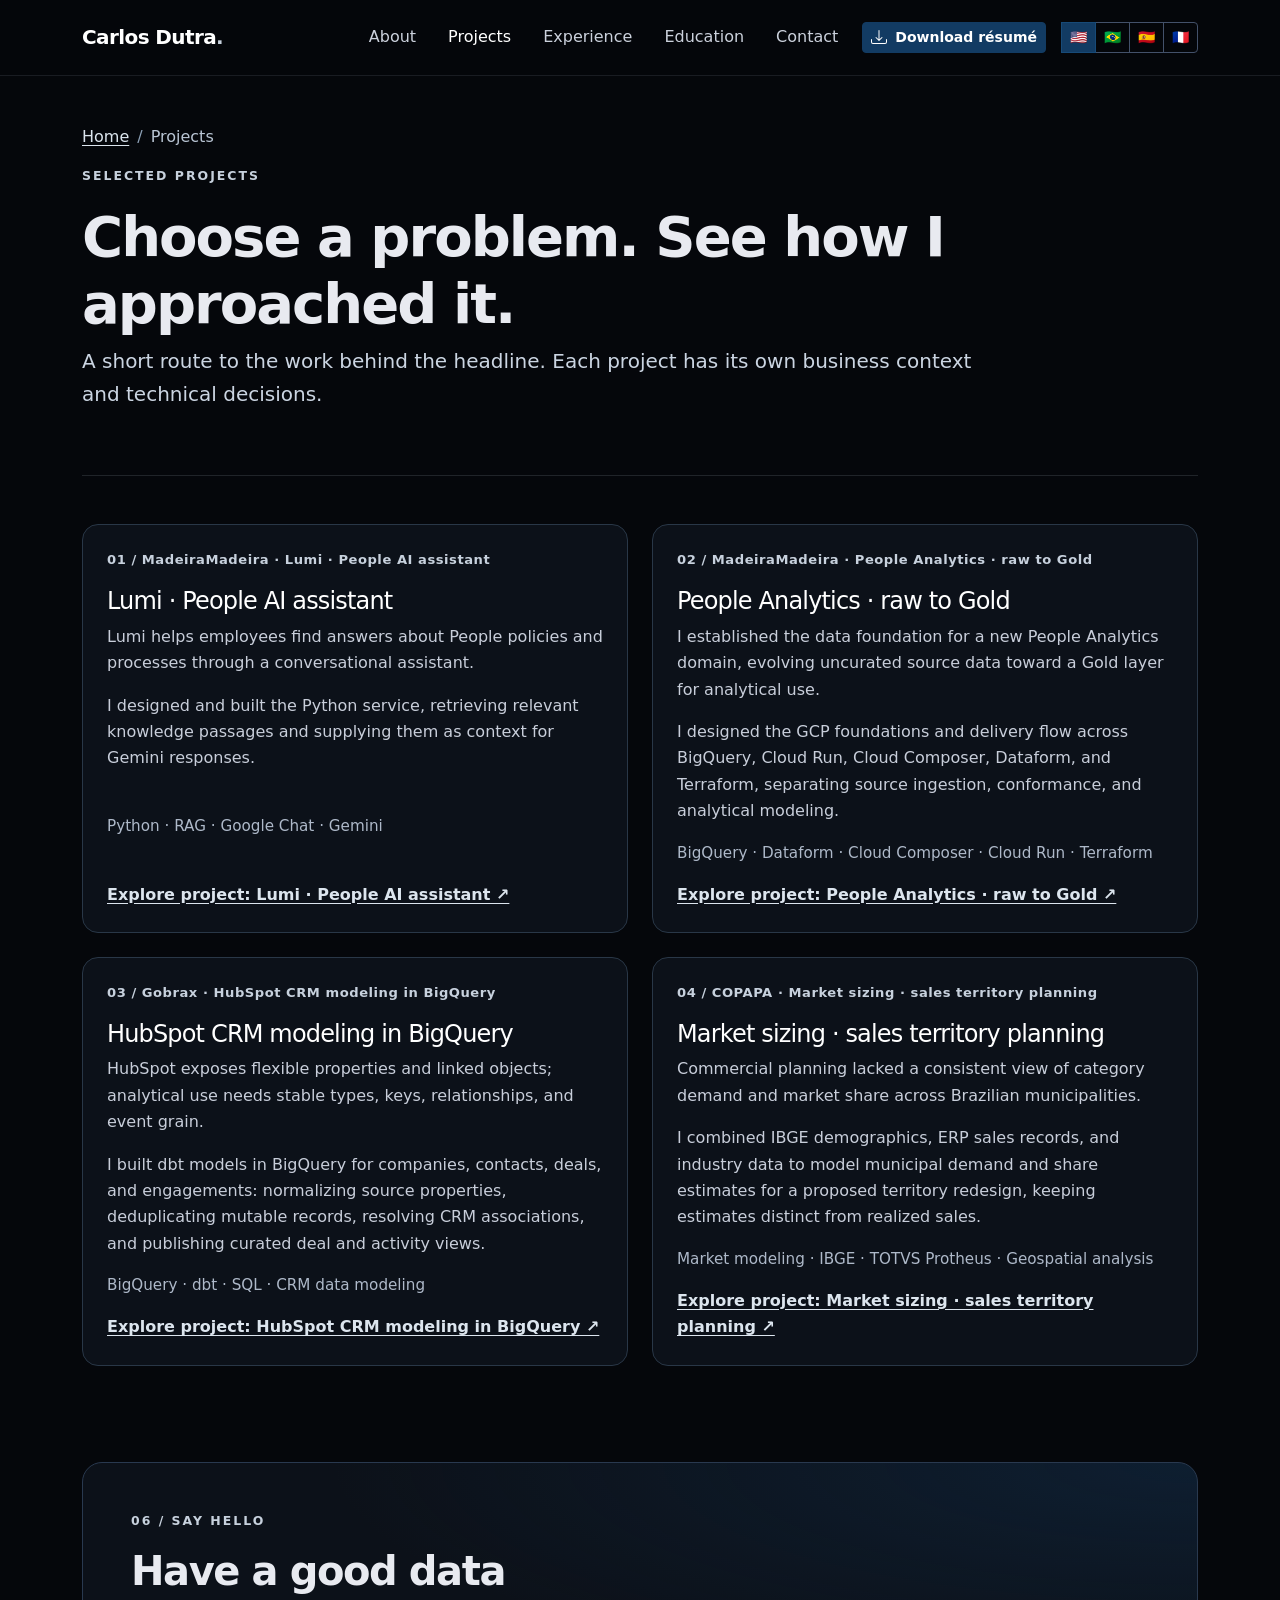
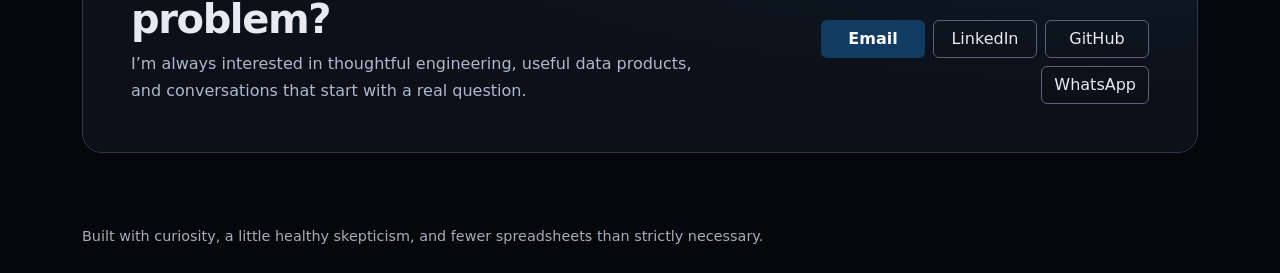
<file: projects/index.html>
<!DOCTYPE html>
<html lang="en">
 <head>
  <meta charset="utf-8"/>
  <meta content="width=device-width, initial-scale=1" name="viewport"/>
  <meta content="dark" name="color-scheme"/>
  <meta content="Four selected data engineering and analytical projects by Carlos Dutra." name="description"/>
  <meta content="Carlos Dutra" name="author"/>
  <title>Projects · Carlos Dutra</title>
    <link href="../assets/vendor/bootstrap/bootstrap.min.css" rel="stylesheet"/>
  <link href="../assets/css/theme.css?v=4" rel="stylesheet"/>
 </head>
 <body data-page="projects" data-project-id="" data-root="../">
  <a class="skip-link" data-copy="interface.skipLink" href="#main-content">Skip to content</a>
  <header class="site-header sticky-top">
   <nav aria-label="Main navigation" class="navbar navbar-expand-lg" data-copy-attribute="interface.mainNavigation:aria-label">
    <div class="container py-2">
     <a class="navbar-brand fw-bold" data-route="home" href="../">Carlos Dutra<span aria-hidden="true" class="brand-mark">.</span></a>
     <div class="language-switcher btn-group btn-group-sm ms-auto me-2 ms-lg-3 me-lg-0 order-lg-3" role="group" aria-labelledby="language-label">
      <span class="visually-hidden" id="language-label">Language</span>
      <button aria-label="English" aria-pressed="true" class="btn btn-language active" data-locale="en" type="button">🇺🇸</button>
      <button aria-label="Português" aria-pressed="false" class="btn btn-language" data-locale="pt-BR" type="button">🇧🇷</button>
      <button aria-label="Español" aria-pressed="false" class="btn btn-language" data-locale="es" type="button">🇪🇸</button>
      <button aria-label="Français" aria-pressed="false" class="btn btn-language" data-locale="fr" type="button">🇫🇷</button>
     </div>
     <button aria-controls="portfolioNav" aria-expanded="false" aria-label="Toggle navigation" class="navbar-toggler" data-bs-target="#portfolioNav" data-bs-toggle="collapse" data-copy-attribute="interface.toggleNavigation:aria-label" type="button">
      <span class="navbar-toggler-icon">
      </span>
     </button>
     <div class="collapse navbar-collapse order-lg-2" id="portfolioNav">
      <ul class="navbar-nav ms-auto align-items-lg-center gap-lg-3">
       <li class="nav-item">
        <a class="nav-link" data-copy="nav.about" data-route="about" href="../about/">About</a>
       </li>
       <li class="nav-item">
        <a aria-current="page" class="nav-link active" data-copy="nav.work" data-route="projects" href="../projects/">Projects</a>
       </li>
       <li class="nav-item">
        <a class="nav-link" data-copy="nav.experience" data-route="experience" href="../experience/">Experience</a>
       </li>
       <li class="nav-item"><a class="nav-link" data-copy="nav.education" data-route="education" href="../education/">Education</a></li>
       <li class="nav-item">
        <a class="nav-link" data-copy="nav.contact" data-route="contact" href="../#contact">Contact</a>
       </li>
       <li class="nav-item my-2 my-lg-0">
        <a class="btn btn-primary btn-sm d-inline-flex align-items-center gap-2 text-nowrap" data-resume-download download href="../assets/resumes/carlos-dutra-en.pdf">
         <svg xmlns="http://www.w3.org/2000/svg" width="16" height="16" fill="currentColor" aria-hidden="true" focusable="false" viewBox="0 0 16 16">
           <path d="M.5 9.9a.5.5 0 0 1 .5.5v2.5a1 1 0 0 0 1 1h12a1 1 0 0 0 1-1v-2.5a.5.5 0 0 1 1 0v2.5a2 2 0 0 1-2 2H2a2 2 0 0 1-2-2v-2.5a.5.5 0 0 1 .5-.5"/>
           <path d="M7.646 11.854a.5.5 0 0 0 .708 0l3-3a.5.5 0 0 0-.708-.708L8.5 10.293V1.5a.5.5 0 0 0-1 0v8.793L5.354 8.146a.5.5 0 1 0-.708.708z"/>
         </svg>
         <span data-copy="nav.downloadResume">Download résumé</span>
        </a>
       </li>
      </ul>
     </div>
    </div>
   </nav>
  </header>
  <main class="container" id="main-content">
   <section class="page-intro py-5">
    <nav aria-label="Breadcrumb">
     <ol class="breadcrumb">
      <li class="breadcrumb-item">
       <a data-copy="pages.project.breadcrumbHome" data-route="home" href="../">Home</a>
      </li>
      <li aria-current="page" class="breadcrumb-item active" data-copy="pages.project.breadcrumbProjects">Projects</li>
     </ol>
    </nav>
    <p class="section-kicker" data-copy="pages.projects.kicker">SELECTED PROJECTS</p>
    <h1 class="display-4 fw-bold" data-copy="pages.projects.heading">Choose a problem. See how I approached it.</h1>
    <p class="lead project-lead" data-copy="pages.projects.intro">A short route to the work behind the headline. Each project has its own business context and technical decisions.</p>
   </section>
   <section aria-label="Selected projects" class="content-section py-5" data-copy-attribute="pages.projects.listLabel:aria-label">
    <div class="row row-cols-1 row-cols-md-2 g-4" id="project-list">
     <div class="col">
      <article class="card case-card h-100">
       <div class="card-body p-4 d-flex flex-column">
        <span class="project-overline mb-3">01 / MadeiraMadeira · Lumi · People AI assistant</span>
        <h3 class="h4 card-title">Lumi · People AI assistant</h3>
        <p class="card-text">Lumi helps employees find answers about People policies and processes through a conversational assistant.</p>
        <p class="card-text">I designed and built the Python service, retrieving relevant knowledge passages and supplying them as context for Gemini responses.</p>
        <p class="project-technologies mt-auto">Python · RAG · Google Chat · Gemini</p>
        <a class="stretched-link project-card-link mt-auto" data-route="lumi" href="../projects/lumi/">Explore project: Lumi · People AI assistant ↗</a>
       </div>
      </article>
     </div>
     <div class="col">
      <article class="card case-card h-100">
       <div class="card-body p-4 d-flex flex-column">
        <span class="project-overline mb-3">02 / MadeiraMadeira · People Analytics · raw to Gold</span>
        <h3 class="h4 card-title">People Analytics · raw to Gold</h3>
        <p class="card-text">I established the data foundation for a new People Analytics domain, evolving uncurated source data toward a Gold layer for analytical use.</p>
        <p class="card-text">I designed the GCP foundations and delivery flow across BigQuery, Cloud Run, Cloud Composer, Dataform, and Terraform, separating source ingestion, conformance, and analytical modeling.</p>
        <p class="project-technologies mt-auto">BigQuery · Dataform · Cloud Composer · Cloud Run · Terraform</p>
        <a class="stretched-link project-card-link mt-auto" data-route="people-analytics" href="../projects/people-analytics/">Explore project: People Analytics · raw to Gold ↗</a>
       </div>
      </article>
     </div>
     <div class="col">
      <article class="card case-card h-100">
       <div class="card-body p-4 d-flex flex-column">
        <span class="project-overline mb-3">03 / Gobrax · HubSpot CRM modeling in BigQuery</span>
        <h3 class="h4 card-title">HubSpot CRM modeling in BigQuery</h3>
        <p class="card-text">HubSpot exposes flexible properties and linked objects; analytical use needs stable types, keys, relationships, and event grain.</p>
        <p class="card-text">I built dbt models in BigQuery for companies, contacts, deals, and engagements: normalizing source properties, deduplicating mutable records, resolving CRM associations, and publishing curated deal and activity views.</p>
        <p class="project-technologies mt-auto">BigQuery · dbt · SQL · CRM data modeling</p>
        <a class="stretched-link project-card-link mt-auto" data-route="hubspot-crm" href="../projects/hubspot-crm/">Explore project: HubSpot CRM modeling in BigQuery ↗</a>
       </div>
      </article>
     </div>
     <div class="col">
      <article class="card case-card h-100">
       <div class="card-body p-4 d-flex flex-column">
        <span class="project-overline mb-3">04 / COPAPA · Market sizing · sales territory planning</span>
        <h3 class="h4 card-title">Market sizing · sales territory planning</h3>
        <p class="card-text">Commercial planning lacked a consistent view of category demand and market share across Brazilian municipalities.</p>
        <p class="card-text">I combined IBGE demographics, ERP sales records, and industry data to model municipal demand and share estimates for a proposed territory redesign, keeping estimates distinct from realized sales.</p>
        <p class="project-technologies mt-auto">Market modeling · IBGE · TOTVS Protheus · Geospatial analysis</p>
        <a class="stretched-link project-card-link mt-auto" data-route="copapa-market-sizing" href="../projects/copapa-market-sizing/">Explore project: Market sizing · sales territory planning ↗</a>
       </div>
      </article>
     </div>
    </div>
   </section>
   <section aria-labelledby="contact-title" class="contact-section my-5 p-4 p-md-5" id="contact">
    <div class="row g-4 align-items-end">
     <div class="col-12 col-lg-7">
      <p class="section-kicker" data-copy="interface.contactKicker">06 / SAY HELLO</p>
      <h2 class="display-6 fw-bold" data-copy="contact.title" id="contact-title">Have a good data problem?</h2>
      <p class="section-intro mb-0" data-copy="contact.intro">I’m always interested in thoughtful engineering, useful data products, and conversations that start with a real question.</p>
     </div>
     <div class="col-12 col-lg-5">
      <div class="d-flex flex-wrap gap-2 justify-content-lg-end contact-links">
       <a class="btn btn-primary" data-copy="contact.email" href="mailto:henrique.r.dutra@gmail.com">Email</a>
       <a class="btn btn-outline-light" data-copy="contact.linkedin" href="https://www.linkedin.com/in/carlos-henrique-dutra/" rel="noopener noreferrer" target="_blank">LinkedIn</a>
       <a class="btn btn-outline-light" data-copy="contact.github" href="https://github.com/carloshenriquedutra" rel="noopener noreferrer" target="_blank">GitHub</a>
       <a class="btn btn-outline-light" data-copy="contact.whatsapp" href="https://wa.me/5541992545537" rel="noopener noreferrer" target="_blank">WhatsApp</a>
      </div>
     </div>
    </div>
   </section>
  </main>
  <footer class="container site-footer py-4">
   <p class="mb-0" data-copy="contact.footer">Built with curiosity, a little healthy skepticism, and fewer spreadsheets than strictly necessary.</p>
  </footer>
  <script defer="" src="../assets/vendor/bootstrap/bootstrap.bundle.min.js">
  </script>
  <script src="../src/main.js" type="module">
  </script>
 </body>
</html>
</file>
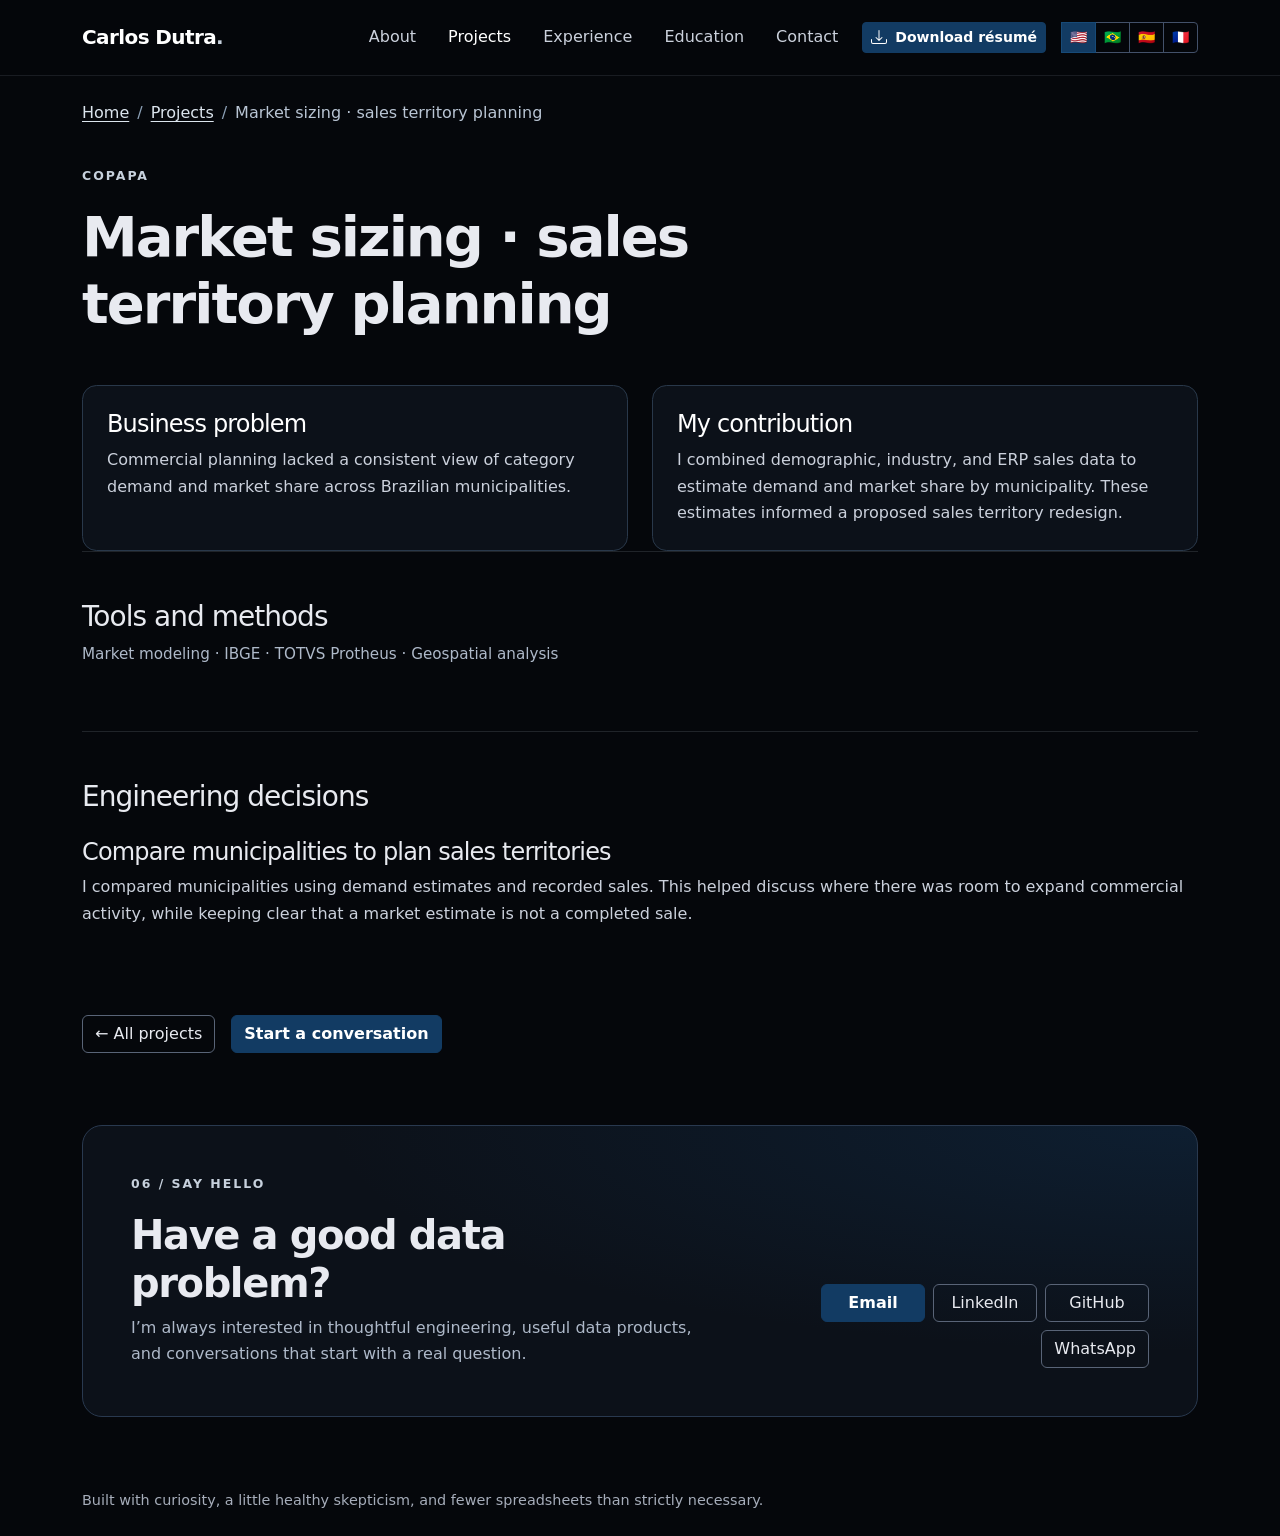
<file: projects/copapa-market-sizing/index.html>
<!DOCTYPE html>
<html lang="en">
 <head>
  <meta charset="utf-8"/>
  <meta content="width=device-width, initial-scale=1" name="viewport"/>
  <meta content="dark" name="color-scheme"/>
  <meta content="Commercial planning lacked a consistent view of category demand and market share across Brazilian municipalities." name="description"/>
  <meta content="Carlos Dutra" name="author"/>
  <title>Market sizing · sales territory planning · Carlos Dutra</title>
    <link href="../../assets/vendor/bootstrap/bootstrap.min.css" rel="stylesheet"/>
  <link href="../../assets/css/theme.css?v=4" rel="stylesheet"/>
 </head>
 <body data-page="project" data-project-id="copapa-market-sizing" data-root="../../">
  <a class="skip-link" data-copy="interface.skipLink" href="#main-content">Skip to content</a>
  <header class="site-header sticky-top">
   <nav aria-label="Main navigation" class="navbar navbar-expand-lg" data-copy-attribute="interface.mainNavigation:aria-label">
    <div class="container py-2">
     <a class="navbar-brand fw-bold" data-route="home" href="../../">Carlos Dutra<span aria-hidden="true" class="brand-mark">.</span></a>
     <div class="language-switcher btn-group btn-group-sm ms-auto me-2 ms-lg-3 me-lg-0 order-lg-3" role="group" aria-labelledby="language-label">
      <span class="visually-hidden" id="language-label">Language</span>
      <button aria-label="English" aria-pressed="true" class="btn btn-language active" data-locale="en" type="button">🇺🇸</button>
      <button aria-label="Português" aria-pressed="false" class="btn btn-language" data-locale="pt-BR" type="button">🇧🇷</button>
      <button aria-label="Español" aria-pressed="false" class="btn btn-language" data-locale="es" type="button">🇪🇸</button>
      <button aria-label="Français" aria-pressed="false" class="btn btn-language" data-locale="fr" type="button">🇫🇷</button>
     </div>
     <button aria-controls="portfolioNav" aria-expanded="false" aria-label="Toggle navigation" class="navbar-toggler" data-bs-target="#portfolioNav" data-bs-toggle="collapse" data-copy-attribute="interface.toggleNavigation:aria-label" type="button">
      <span class="navbar-toggler-icon">
      </span>
     </button>
     <div class="collapse navbar-collapse order-lg-2" id="portfolioNav">
      <ul class="navbar-nav ms-auto align-items-lg-center gap-lg-3">
       <li class="nav-item">
        <a class="nav-link" data-copy="nav.about" data-route="about" href="../../about/">About</a>
       </li>
       <li class="nav-item">
        <a aria-current="page" class="nav-link active" data-copy="nav.work" data-route="projects" href="../../projects/">Projects</a>
       </li>
       <li class="nav-item">
        <a class="nav-link" data-copy="nav.experience" data-route="experience" href="../../experience/">Experience</a>
       </li>
       <li class="nav-item"><a class="nav-link" data-copy="nav.education" data-route="education" href="../../education/">Education</a></li>
       <li class="nav-item">
        <a class="nav-link" data-copy="nav.contact" data-route="contact" href="../../#contact">Contact</a>
       </li>
       <li class="nav-item my-2 my-lg-0">
        <a class="btn btn-primary btn-sm d-inline-flex align-items-center gap-2 text-nowrap" data-resume-download download href="../../assets/resumes/carlos-dutra-en.pdf">
         <svg xmlns="http://www.w3.org/2000/svg" width="16" height="16" fill="currentColor" aria-hidden="true" focusable="false" viewBox="0 0 16 16">
           <path d="M.5 9.9a.5.5 0 0 1 .5.5v2.5a1 1 0 0 0 1 1h12a1 1 0 0 0 1-1v-2.5a.5.5 0 0 1 1 0v2.5a2 2 0 0 1-2 2H2a2 2 0 0 1-2-2v-2.5a.5.5 0 0 1 .5-.5"/>
           <path d="M7.646 11.854a.5.5 0 0 0 .708 0l3-3a.5.5 0 0 0-.708-.708L8.5 10.293V1.5a.5.5 0 0 0-1 0v8.793L5.354 8.146a.5.5 0 1 0-.708.708z"/>
         </svg>
         <span data-copy="nav.downloadResume">Download résumé</span>
        </a>
       </li>
      </ul>
     </div>
    </div>
   </nav>
  </header>
  <main class="container" id="main-content">
   <nav aria-label="Breadcrumb" class="pt-4">
    <ol class="breadcrumb">
     <li class="breadcrumb-item">
      <a data-copy="pages.project.breadcrumbHome" data-route="home" href="../../">Home</a>
     </li>
     <li class="breadcrumb-item">
      <a data-copy="pages.project.breadcrumbProjects" data-route="projects" href="../">Projects</a>
     </li>
     <li aria-current="page" class="breadcrumb-item active" data-project-name="">Market sizing · sales territory planning</li>
    </ol>
   </nav>
   <div id="project-detail">
    <header class="project-detail-header mb-5">
     <p class="section-kicker">COPAPA</p>
     <h1 class="display-4 fw-bold">Market sizing · sales territory planning</h1>
    </header>
    <div class="row row-cols-1 row-cols-lg-2 g-4">
     <div class="col">
      <article class="project-fact h-100 p-4">
       <h2 class="h4">Business problem</h2>
       <p class="mb-0">Commercial planning lacked a consistent view of category demand and market share across Brazilian municipalities.</p>
      </article>
     </div>
     <div class="col">
      <article class="project-fact h-100 p-4">
       <h2 class="h4">My contribution</h2>
       <p class="mb-0">I combined demographic, industry, and ERP sales data to estimate demand and market share by municipality. These estimates informed a proposed sales territory redesign.</p>
      </article>
     </div>
    </div>
    <section class="content-section py-5">
     <h2 class="h3">Tools and methods</h2>
     <p class="project-technologies">Market modeling · IBGE · TOTVS Protheus · Geospatial analysis</p>
    </section>
    <section class="content-section py-5">
     <h2 class="h3 mb-4">Engineering decisions</h2>
     <h3 class="h4">Compare municipalities to plan sales territories</h3>
     <p class="case-detail">I compared municipalities using demand estimates and recorded sales. This helped discuss where there was room to expand commercial activity, while keeping clear that a market estimate is not a completed sale.</p>
    </section>
    <nav class="d-flex flex-wrap gap-3 py-4">
     <a class="btn btn-outline-light" data-route="projects" href="../">← All projects</a>
     <a class="btn btn-primary" data-route="contact" href="../../#contact">Start a conversation</a>
    </nav>
   </div>
   <section aria-labelledby="contact-title" class="contact-section my-5 p-4 p-md-5" id="contact">
    <div class="row g-4 align-items-end">
     <div class="col-12 col-lg-7">
      <p class="section-kicker" data-copy="interface.contactKicker">06 / SAY HELLO</p>
      <h2 class="display-6 fw-bold" data-copy="contact.title" id="contact-title">Have a good data problem?</h2>
      <p class="section-intro mb-0" data-copy="contact.intro">I’m always interested in thoughtful engineering, useful data products, and conversations that start with a real question.</p>
     </div>
     <div class="col-12 col-lg-5">
      <div class="d-flex flex-wrap gap-2 justify-content-lg-end contact-links">
       <a class="btn btn-primary" data-copy="contact.email" href="mailto:henrique.r.dutra@gmail.com">Email</a>
       <a class="btn btn-outline-light" data-copy="contact.linkedin" href="https://www.linkedin.com/in/carlos-henrique-dutra/" rel="noopener noreferrer" target="_blank">LinkedIn</a>
       <a class="btn btn-outline-light" data-copy="contact.github" href="https://github.com/carloshenriquedutra" rel="noopener noreferrer" target="_blank">GitHub</a>
       <a class="btn btn-outline-light" data-copy="contact.whatsapp" href="https://wa.me/5541992545537" rel="noopener noreferrer" target="_blank">WhatsApp</a>
      </div>
     </div>
    </div>
   </section>
  </main>
  <footer class="container site-footer py-4">
   <p class="mb-0" data-copy="contact.footer">Built with curiosity, a little healthy skepticism, and fewer spreadsheets than strictly necessary.</p>
  </footer>
  <script defer="" src="../../assets/vendor/bootstrap/bootstrap.bundle.min.js">
  </script>
  <script src="../../src/main.js" type="module">
  </script>
 </body>
</html>
</file>
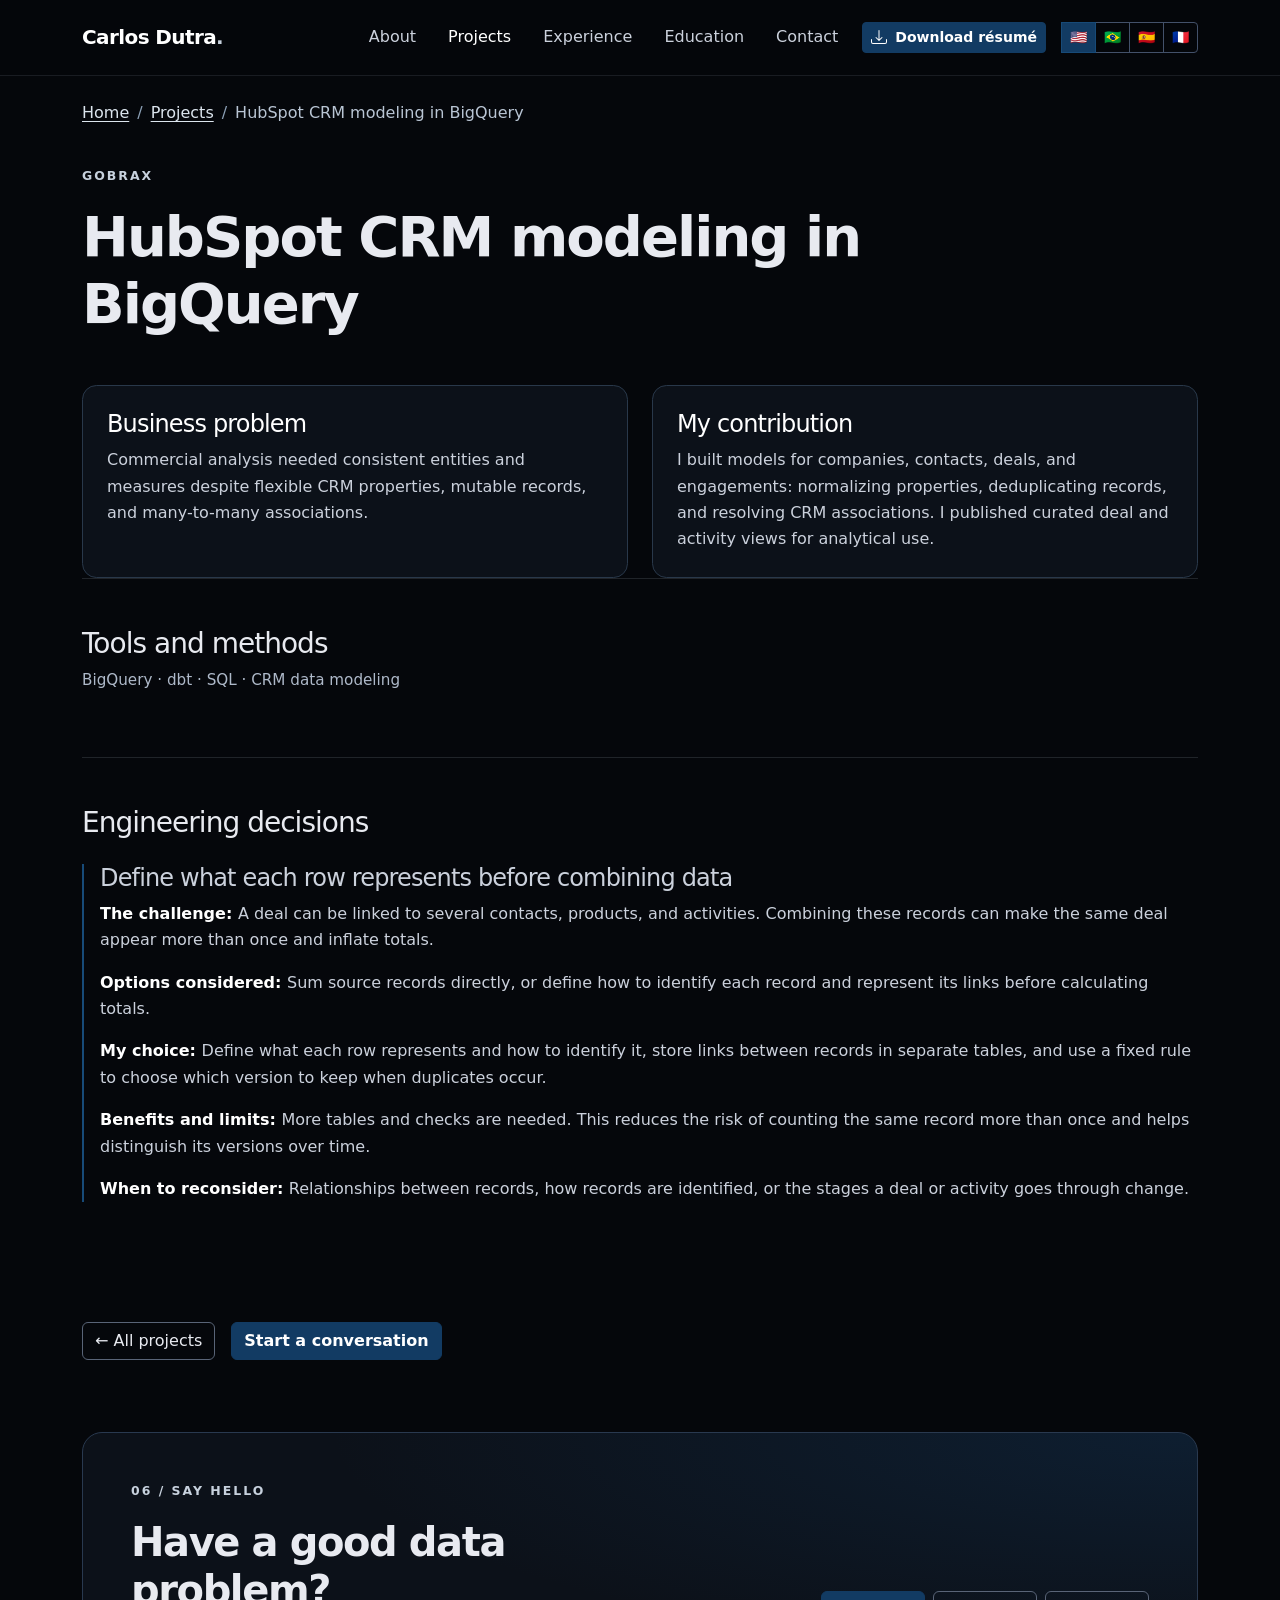
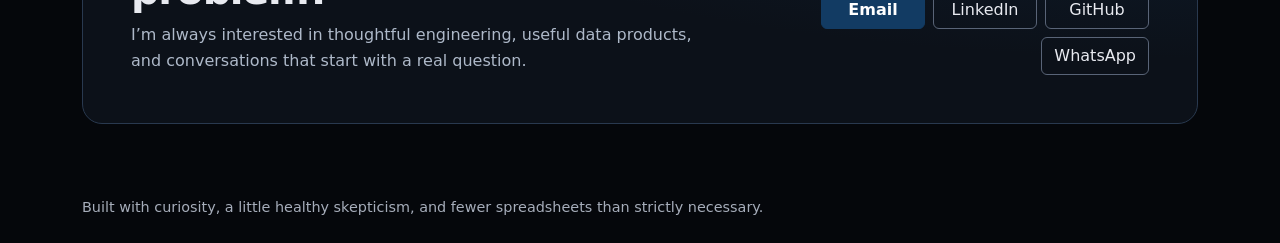
<file: projects/hubspot-crm/index.html>
<!DOCTYPE html>
<html lang="en">
 <head>
  <meta charset="utf-8"/>
  <meta content="width=device-width, initial-scale=1" name="viewport"/>
  <meta content="dark" name="color-scheme"/>
  <meta content="HubSpot exposes flexible properties and linked objects; analytical use needs stable types, keys, relationships, and event grain." name="description"/>
  <meta content="Carlos Dutra" name="author"/>
  <title>HubSpot CRM modeling in BigQuery · Carlos Dutra</title>
    <link href="../../assets/vendor/bootstrap/bootstrap.min.css" rel="stylesheet"/>
  <link href="../../assets/css/theme.css?v=4" rel="stylesheet"/>
 </head>
 <body data-page="project" data-project-id="hubspot-crm" data-root="../../">
  <a class="skip-link" data-copy="interface.skipLink" href="#main-content">Skip to content</a>
  <header class="site-header sticky-top">
   <nav aria-label="Main navigation" class="navbar navbar-expand-lg" data-copy-attribute="interface.mainNavigation:aria-label">
    <div class="container py-2">
     <a class="navbar-brand fw-bold" data-route="home" href="../../">Carlos Dutra<span aria-hidden="true" class="brand-mark">.</span></a>
     <div class="language-switcher btn-group btn-group-sm ms-auto me-2 ms-lg-3 me-lg-0 order-lg-3" role="group" aria-labelledby="language-label">
      <span class="visually-hidden" id="language-label">Language</span>
      <button aria-label="English" aria-pressed="true" class="btn btn-language active" data-locale="en" type="button">🇺🇸</button>
      <button aria-label="Português" aria-pressed="false" class="btn btn-language" data-locale="pt-BR" type="button">🇧🇷</button>
      <button aria-label="Español" aria-pressed="false" class="btn btn-language" data-locale="es" type="button">🇪🇸</button>
      <button aria-label="Français" aria-pressed="false" class="btn btn-language" data-locale="fr" type="button">🇫🇷</button>
     </div>
     <button aria-controls="portfolioNav" aria-expanded="false" aria-label="Toggle navigation" class="navbar-toggler" data-bs-target="#portfolioNav" data-bs-toggle="collapse" data-copy-attribute="interface.toggleNavigation:aria-label" type="button">
      <span class="navbar-toggler-icon">
      </span>
     </button>
     <div class="collapse navbar-collapse order-lg-2" id="portfolioNav">
      <ul class="navbar-nav ms-auto align-items-lg-center gap-lg-3">
       <li class="nav-item">
        <a class="nav-link" data-copy="nav.about" data-route="about" href="../../about/">About</a>
       </li>
       <li class="nav-item">
        <a aria-current="page" class="nav-link active" data-copy="nav.work" data-route="projects" href="../../projects/">Projects</a>
       </li>
       <li class="nav-item">
        <a class="nav-link" data-copy="nav.experience" data-route="experience" href="../../experience/">Experience</a>
       </li>
       <li class="nav-item"><a class="nav-link" data-copy="nav.education" data-route="education" href="../../education/">Education</a></li>
       <li class="nav-item">
        <a class="nav-link" data-copy="nav.contact" data-route="contact" href="../../#contact">Contact</a>
       </li>
       <li class="nav-item my-2 my-lg-0">
        <a class="btn btn-primary btn-sm d-inline-flex align-items-center gap-2 text-nowrap" data-resume-download download href="../../assets/resumes/carlos-dutra-en.pdf">
         <svg xmlns="http://www.w3.org/2000/svg" width="16" height="16" fill="currentColor" aria-hidden="true" focusable="false" viewBox="0 0 16 16">
           <path d="M.5 9.9a.5.5 0 0 1 .5.5v2.5a1 1 0 0 0 1 1h12a1 1 0 0 0 1-1v-2.5a.5.5 0 0 1 1 0v2.5a2 2 0 0 1-2 2H2a2 2 0 0 1-2-2v-2.5a.5.5 0 0 1 .5-.5"/>
           <path d="M7.646 11.854a.5.5 0 0 0 .708 0l3-3a.5.5 0 0 0-.708-.708L8.5 10.293V1.5a.5.5 0 0 0-1 0v8.793L5.354 8.146a.5.5 0 1 0-.708.708z"/>
         </svg>
         <span data-copy="nav.downloadResume">Download résumé</span>
        </a>
       </li>
      </ul>
     </div>
    </div>
   </nav>
  </header>
  <main class="container" id="main-content">
   <nav aria-label="Breadcrumb" class="pt-4">
    <ol class="breadcrumb">
     <li class="breadcrumb-item">
      <a data-copy="pages.project.breadcrumbHome" data-route="home" href="../../">Home</a>
     </li>
     <li class="breadcrumb-item">
      <a data-copy="pages.project.breadcrumbProjects" data-route="projects" href="../">Projects</a>
     </li>
     <li aria-current="page" class="breadcrumb-item active" data-project-name="">HubSpot CRM modeling in BigQuery</li>
    </ol>
   </nav>
   <div id="project-detail">
    <header class="project-detail-header mb-5">
     <p class="section-kicker">Gobrax</p>
     <h1 class="display-4 fw-bold">HubSpot CRM modeling in BigQuery</h1>
    </header>
    <div class="row row-cols-1 row-cols-lg-2 g-4">
     <div class="col">
      <article class="project-fact h-100 p-4">
       <h2 class="h4">Business problem</h2>
       <p class="mb-0">Commercial analysis needed consistent entities and measures despite flexible CRM properties, mutable records, and many-to-many associations.</p>
      </article>
     </div>
     <div class="col">
      <article class="project-fact h-100 p-4">
       <h2 class="h4">My contribution</h2>
       <p class="mb-0">I built models for companies, contacts, deals, and engagements: normalizing properties, deduplicating records, and resolving CRM associations. I published curated deal and activity views for analytical use.</p>
      </article>
     </div>
    </div>
    <section class="content-section py-5">
     <h2 class="h3">Tools and methods</h2>
     <p class="project-technologies">BigQuery · dbt · SQL · CRM data modeling</p>
    </section>
    <section class="content-section py-5">
     <h2 class="h3 mb-4">Engineering decisions</h2>
     <article class="decision-story mb-5">
      <h3 class="h4">Define what each row represents before combining data</h3>
      <p class="case-detail mb-3">
       <strong>The challenge:</strong>
       A deal can be linked to several contacts, products, and activities. Combining these records can make the same deal appear more than once and inflate totals.
      </p>
      <p class="case-detail mb-3">
       <strong>Options considered:</strong>
       Sum source records directly, or define how to identify each record and represent its links before calculating totals.
      </p>
      <p class="case-detail mb-3">
       <strong>My choice:</strong>
       Define what each row represents and how to identify it, store links between records in separate tables, and use a fixed rule to choose which version to keep when duplicates occur.
      </p>
      <p class="case-detail mb-3">
       <strong>Benefits and limits:</strong>
       More tables and checks are needed. This reduces the risk of counting the same record more than once and helps distinguish its versions over time.
      </p>
      <p class="case-detail mb-3">
       <strong>When to reconsider:</strong>
       Relationships between records, how records are identified, or the stages a deal or activity goes through change.
      </p>
     </article>
    </section>
    <nav class="d-flex flex-wrap gap-3 py-4">
     <a class="btn btn-outline-light" data-route="projects" href="../">← All projects</a>
     <a class="btn btn-primary" data-route="contact" href="../../#contact">Start a conversation</a>
    </nav>
   </div>
   <section aria-labelledby="contact-title" class="contact-section my-5 p-4 p-md-5" id="contact">
    <div class="row g-4 align-items-end">
     <div class="col-12 col-lg-7">
      <p class="section-kicker" data-copy="interface.contactKicker">06 / SAY HELLO</p>
      <h2 class="display-6 fw-bold" data-copy="contact.title" id="contact-title">Have a good data problem?</h2>
      <p class="section-intro mb-0" data-copy="contact.intro">I’m always interested in thoughtful engineering, useful data products, and conversations that start with a real question.</p>
     </div>
     <div class="col-12 col-lg-5">
      <div class="d-flex flex-wrap gap-2 justify-content-lg-end contact-links">
       <a class="btn btn-primary" data-copy="contact.email" href="mailto:henrique.r.dutra@gmail.com">Email</a>
       <a class="btn btn-outline-light" data-copy="contact.linkedin" href="https://www.linkedin.com/in/carlos-henrique-dutra/" rel="noopener noreferrer" target="_blank">LinkedIn</a>
       <a class="btn btn-outline-light" data-copy="contact.github" href="https://github.com/carloshenriquedutra" rel="noopener noreferrer" target="_blank">GitHub</a>
       <a class="btn btn-outline-light" data-copy="contact.whatsapp" href="https://wa.me/5541992545537" rel="noopener noreferrer" target="_blank">WhatsApp</a>
      </div>
     </div>
    </div>
   </section>
  </main>
  <footer class="container site-footer py-4">
   <p class="mb-0" data-copy="contact.footer">Built with curiosity, a little healthy skepticism, and fewer spreadsheets than strictly necessary.</p>
  </footer>
  <script defer="" src="../../assets/vendor/bootstrap/bootstrap.bundle.min.js">
  </script>
  <script src="../../src/main.js" type="module">
  </script>
 </body>
</html>
</file>
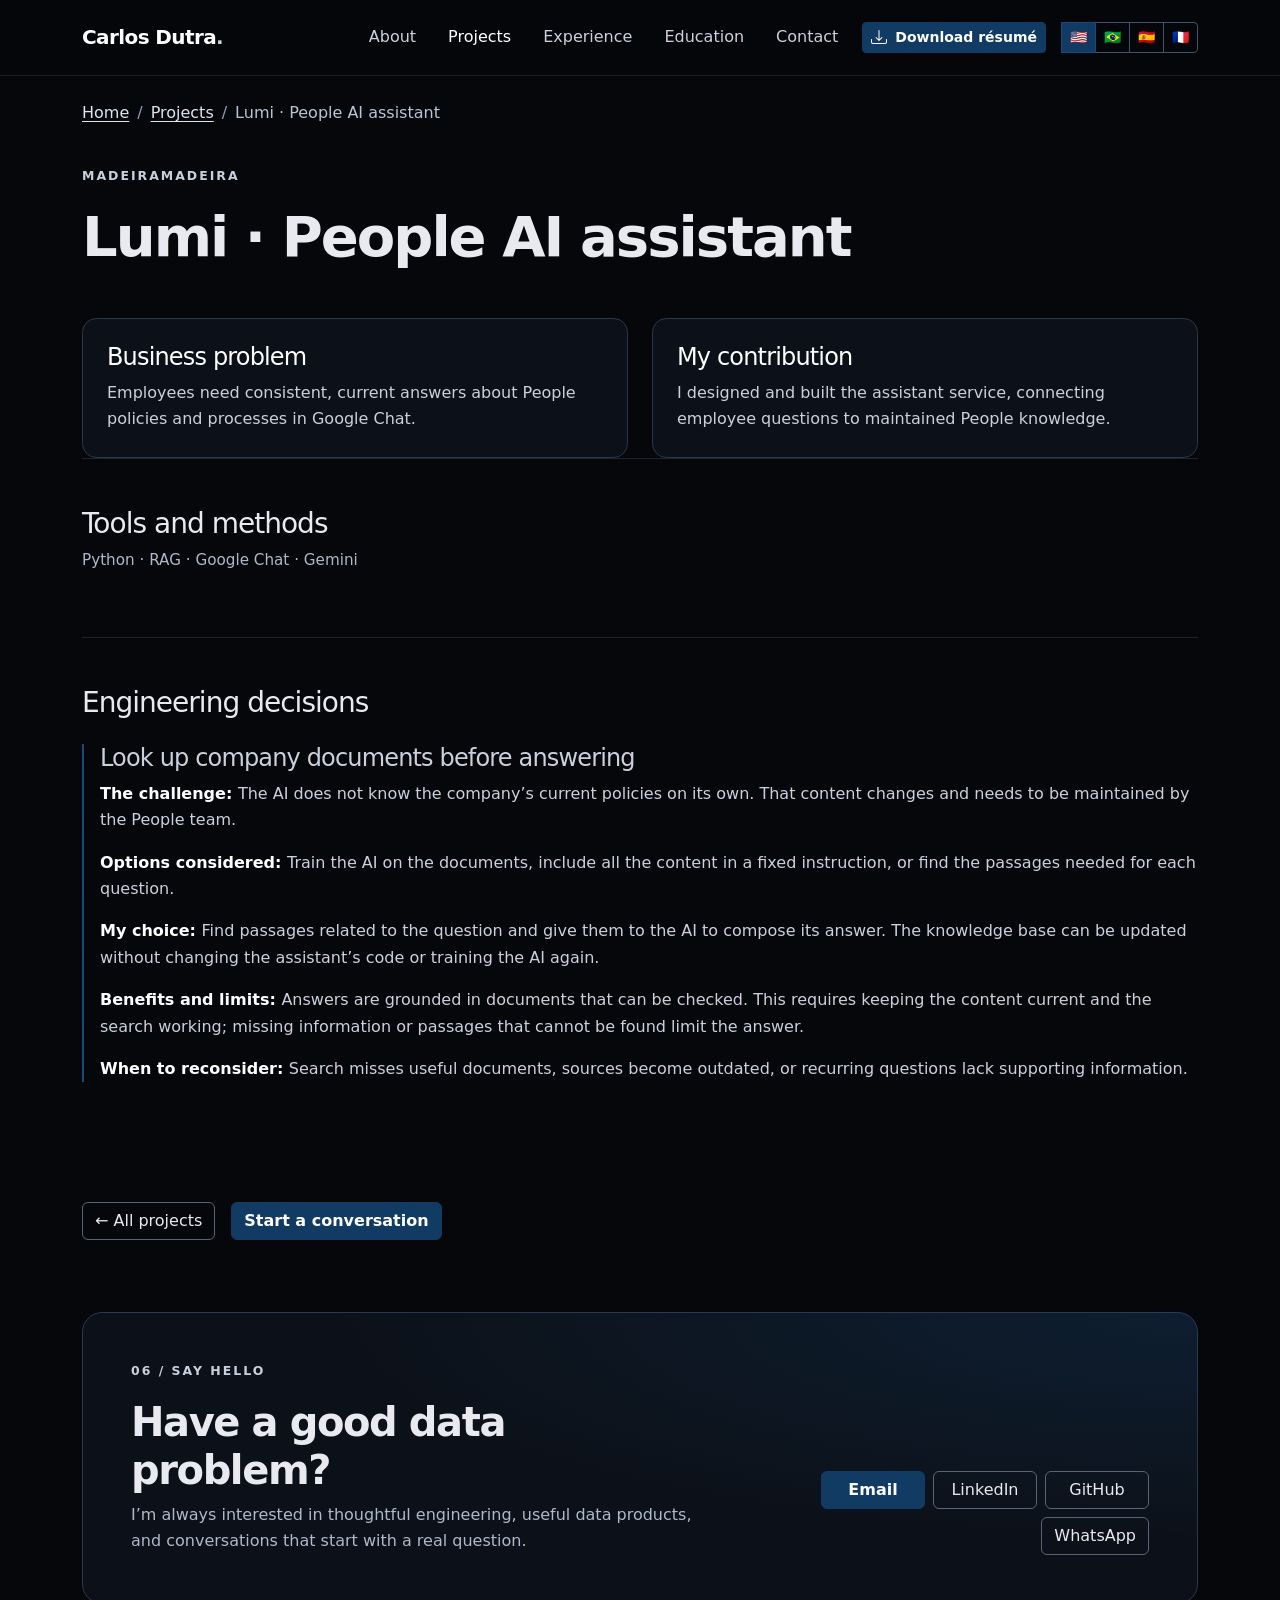
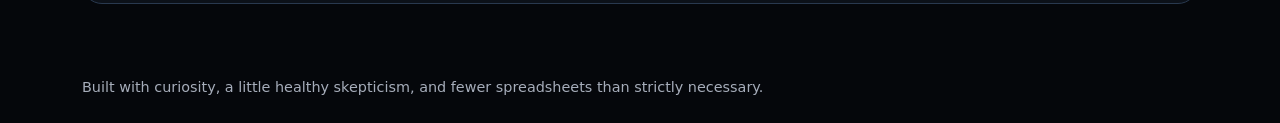
<file: projects/lumi/index.html>
<!DOCTYPE html>
<html lang="en">
 <head>
  <meta charset="utf-8"/>
  <meta content="width=device-width, initial-scale=1" name="viewport"/>
  <meta content="dark" name="color-scheme"/>
  <meta content="Lumi helps employees find answers about People policies and processes through a conversational assistant." name="description"/>
  <meta content="Carlos Dutra" name="author"/>
  <title>Lumi · People AI assistant · Carlos Dutra</title>
    <link href="../../assets/vendor/bootstrap/bootstrap.min.css" rel="stylesheet"/>
  <link href="../../assets/css/theme.css?v=4" rel="stylesheet"/>
 </head>
 <body data-page="project" data-project-id="lumi" data-root="../../">
  <a class="skip-link" data-copy="interface.skipLink" href="#main-content">Skip to content</a>
  <header class="site-header sticky-top">
   <nav aria-label="Main navigation" class="navbar navbar-expand-lg" data-copy-attribute="interface.mainNavigation:aria-label">
    <div class="container py-2">
     <a class="navbar-brand fw-bold" data-route="home" href="../../">Carlos Dutra<span aria-hidden="true" class="brand-mark">.</span></a>
     <div class="language-switcher btn-group btn-group-sm ms-auto me-2 ms-lg-3 me-lg-0 order-lg-3" role="group" aria-labelledby="language-label">
      <span class="visually-hidden" id="language-label">Language</span>
      <button aria-label="English" aria-pressed="true" class="btn btn-language active" data-locale="en" type="button">🇺🇸</button>
      <button aria-label="Português" aria-pressed="false" class="btn btn-language" data-locale="pt-BR" type="button">🇧🇷</button>
      <button aria-label="Español" aria-pressed="false" class="btn btn-language" data-locale="es" type="button">🇪🇸</button>
      <button aria-label="Français" aria-pressed="false" class="btn btn-language" data-locale="fr" type="button">🇫🇷</button>
     </div>
     <button aria-controls="portfolioNav" aria-expanded="false" aria-label="Toggle navigation" class="navbar-toggler" data-bs-target="#portfolioNav" data-bs-toggle="collapse" data-copy-attribute="interface.toggleNavigation:aria-label" type="button">
      <span class="navbar-toggler-icon">
      </span>
     </button>
     <div class="collapse navbar-collapse order-lg-2" id="portfolioNav">
      <ul class="navbar-nav ms-auto align-items-lg-center gap-lg-3">
       <li class="nav-item">
        <a class="nav-link" data-copy="nav.about" data-route="about" href="../../about/">About</a>
       </li>
       <li class="nav-item">
        <a aria-current="page" class="nav-link active" data-copy="nav.work" data-route="projects" href="../../projects/">Projects</a>
       </li>
       <li class="nav-item">
        <a class="nav-link" data-copy="nav.experience" data-route="experience" href="../../experience/">Experience</a>
       </li>
       <li class="nav-item"><a class="nav-link" data-copy="nav.education" data-route="education" href="../../education/">Education</a></li>
       <li class="nav-item">
        <a class="nav-link" data-copy="nav.contact" data-route="contact" href="../../#contact">Contact</a>
       </li>
       <li class="nav-item my-2 my-lg-0">
        <a class="btn btn-primary btn-sm d-inline-flex align-items-center gap-2 text-nowrap" data-resume-download download href="../../assets/resumes/carlos-dutra-en.pdf">
         <svg xmlns="http://www.w3.org/2000/svg" width="16" height="16" fill="currentColor" aria-hidden="true" focusable="false" viewBox="0 0 16 16">
           <path d="M.5 9.9a.5.5 0 0 1 .5.5v2.5a1 1 0 0 0 1 1h12a1 1 0 0 0 1-1v-2.5a.5.5 0 0 1 1 0v2.5a2 2 0 0 1-2 2H2a2 2 0 0 1-2-2v-2.5a.5.5 0 0 1 .5-.5"/>
           <path d="M7.646 11.854a.5.5 0 0 0 .708 0l3-3a.5.5 0 0 0-.708-.708L8.5 10.293V1.5a.5.5 0 0 0-1 0v8.793L5.354 8.146a.5.5 0 1 0-.708.708z"/>
         </svg>
         <span data-copy="nav.downloadResume">Download résumé</span>
        </a>
       </li>
      </ul>
     </div>
    </div>
   </nav>
  </header>
  <main class="container" id="main-content">
   <nav aria-label="Breadcrumb" class="pt-4">
    <ol class="breadcrumb">
     <li class="breadcrumb-item">
      <a data-copy="pages.project.breadcrumbHome" data-route="home" href="../../">Home</a>
     </li>
     <li class="breadcrumb-item">
      <a data-copy="pages.project.breadcrumbProjects" data-route="projects" href="../">Projects</a>
     </li>
     <li aria-current="page" class="breadcrumb-item active" data-project-name="">Lumi · People AI assistant</li>
    </ol>
   </nav>
   <div id="project-detail">
    <header class="project-detail-header mb-5">
     <p class="section-kicker">MadeiraMadeira</p>
     <h1 class="display-4 fw-bold">Lumi · People AI assistant</h1>
    </header>
    <div class="row row-cols-1 row-cols-lg-2 g-4">
     <div class="col">
      <article class="project-fact h-100 p-4">
       <h2 class="h4">Business problem</h2>
       <p class="mb-0">Employees need consistent, current answers about People policies and processes in Google Chat.</p>
      </article>
     </div>
     <div class="col">
      <article class="project-fact h-100 p-4">
       <h2 class="h4">My contribution</h2>
       <p class="mb-0">I designed and built the assistant service, connecting employee questions to maintained People knowledge.</p>
      </article>
     </div>
    </div>
    <section class="content-section py-5">
     <h2 class="h3">Tools and methods</h2>
     <p class="project-technologies">Python · RAG · Google Chat · Gemini</p>
    </section>
    <section class="content-section py-5">
     <h2 class="h3 mb-4">Engineering decisions</h2>
     <article class="decision-story mb-5">
      <h3 class="h4">Look up company documents before answering</h3>
      <p class="case-detail mb-3">
       <strong>The challenge:</strong>
       The AI does not know the company’s current policies on its own. That content changes and needs to be maintained by the People team.
      </p>
      <p class="case-detail mb-3">
       <strong>Options considered:</strong>
       Train the AI on the documents, include all the content in a fixed instruction, or find the passages needed for each question.
      </p>
      <p class="case-detail mb-3">
       <strong>My choice:</strong>
       Find passages related to the question and give them to the AI to compose its answer. The knowledge base can be updated without changing the assistant’s code or training the AI again.
      </p>
      <p class="case-detail mb-3">
       <strong>Benefits and limits:</strong>
       Answers are grounded in documents that can be checked. This requires keeping the content current and the search working; missing information or passages that cannot be found limit the answer.
      </p>
      <p class="case-detail mb-3">
       <strong>When to reconsider:</strong>
       Search misses useful documents, sources become outdated, or recurring questions lack supporting information.
      </p>
     </article>
    </section>
    <nav class="d-flex flex-wrap gap-3 py-4">
     <a class="btn btn-outline-light" data-route="projects" href="../">← All projects</a>
     <a class="btn btn-primary" data-route="contact" href="../../#contact">Start a conversation</a>
    </nav>
   </div>
   <section aria-labelledby="contact-title" class="contact-section my-5 p-4 p-md-5" id="contact">
    <div class="row g-4 align-items-end">
     <div class="col-12 col-lg-7">
      <p class="section-kicker" data-copy="interface.contactKicker">06 / SAY HELLO</p>
      <h2 class="display-6 fw-bold" data-copy="contact.title" id="contact-title">Have a good data problem?</h2>
      <p class="section-intro mb-0" data-copy="contact.intro">I’m always interested in thoughtful engineering, useful data products, and conversations that start with a real question.</p>
     </div>
     <div class="col-12 col-lg-5">
      <div class="d-flex flex-wrap gap-2 justify-content-lg-end contact-links">
       <a class="btn btn-primary" data-copy="contact.email" href="mailto:henrique.r.dutra@gmail.com">Email</a>
       <a class="btn btn-outline-light" data-copy="contact.linkedin" href="https://www.linkedin.com/in/carlos-henrique-dutra/" rel="noopener noreferrer" target="_blank">LinkedIn</a>
       <a class="btn btn-outline-light" data-copy="contact.github" href="https://github.com/carloshenriquedutra" rel="noopener noreferrer" target="_blank">GitHub</a>
       <a class="btn btn-outline-light" data-copy="contact.whatsapp" href="https://wa.me/5541992545537" rel="noopener noreferrer" target="_blank">WhatsApp</a>
      </div>
     </div>
    </div>
   </section>
  </main>
  <footer class="container site-footer py-4">
   <p class="mb-0" data-copy="contact.footer">Built with curiosity, a little healthy skepticism, and fewer spreadsheets than strictly necessary.</p>
  </footer>
  <script defer="" src="../../assets/vendor/bootstrap/bootstrap.bundle.min.js">
  </script>
  <script src="../../src/main.js" type="module">
  </script>
 </body>
</html>
</file>
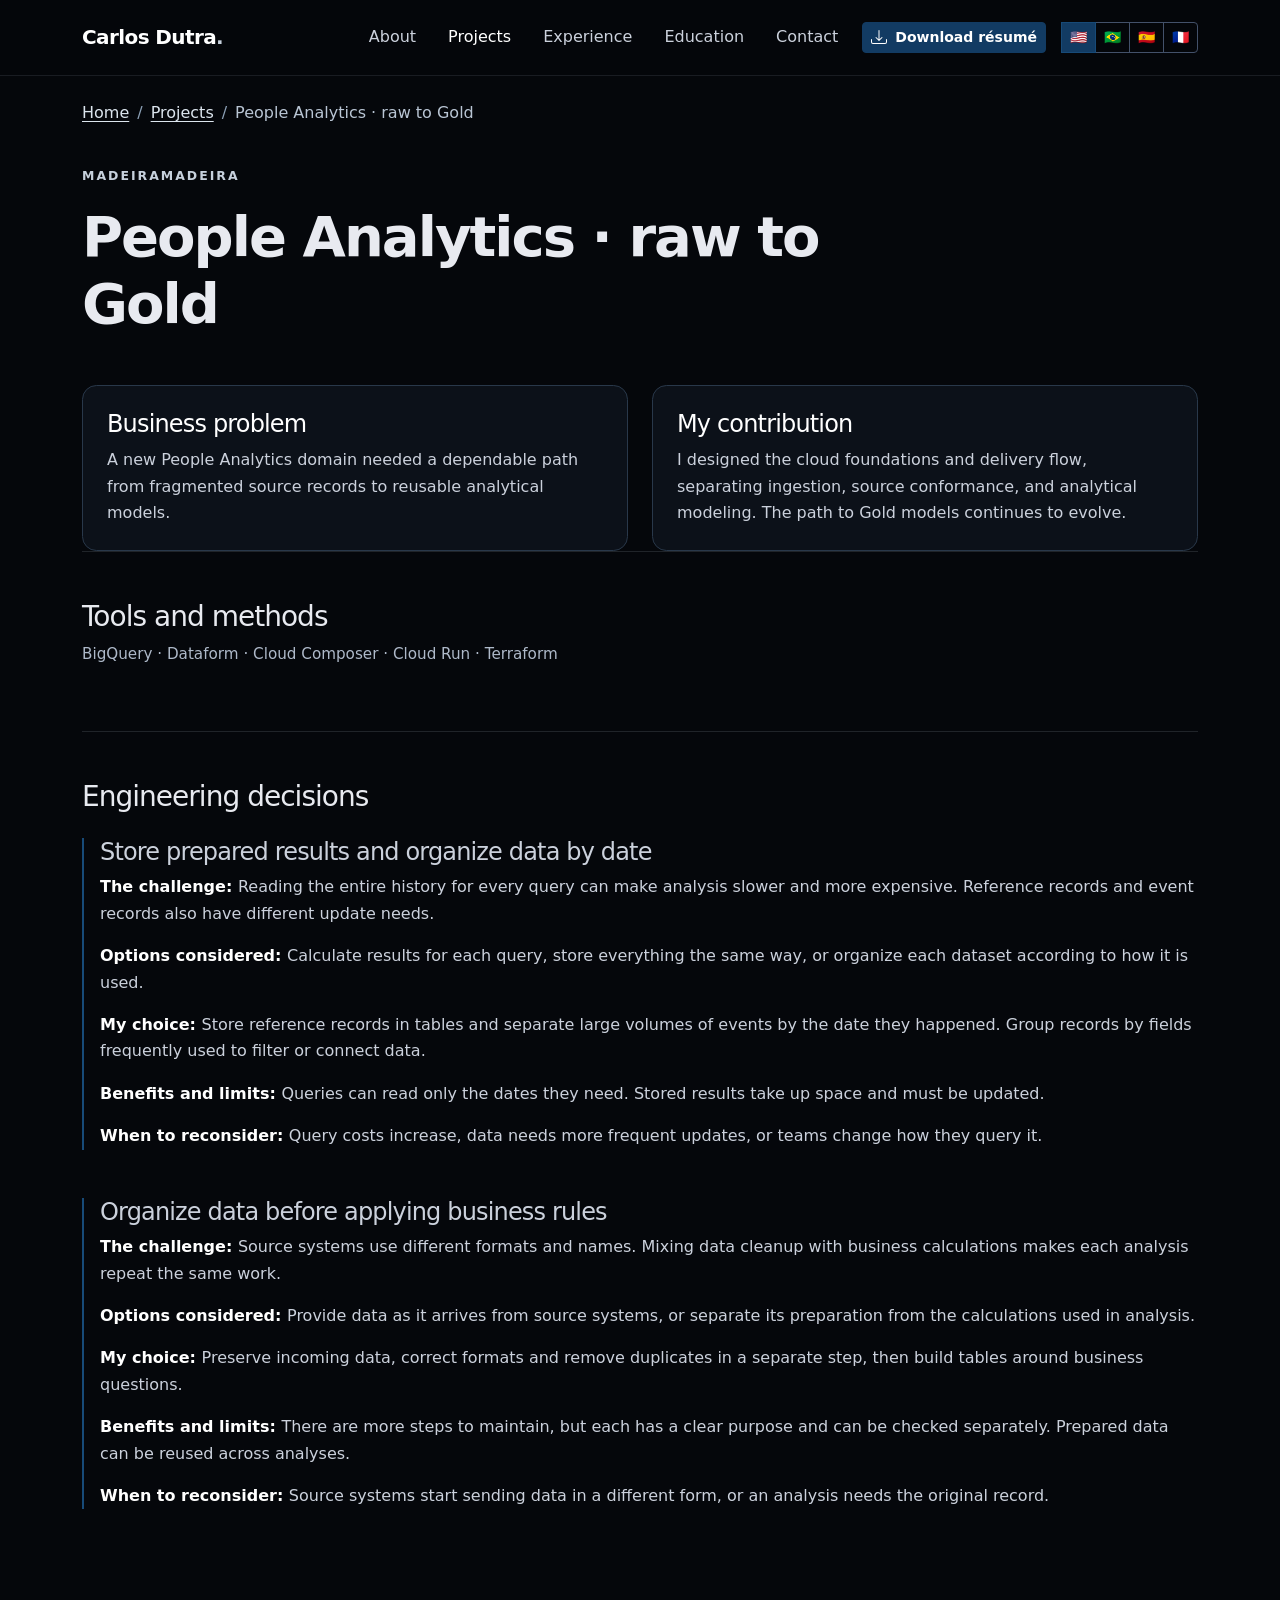
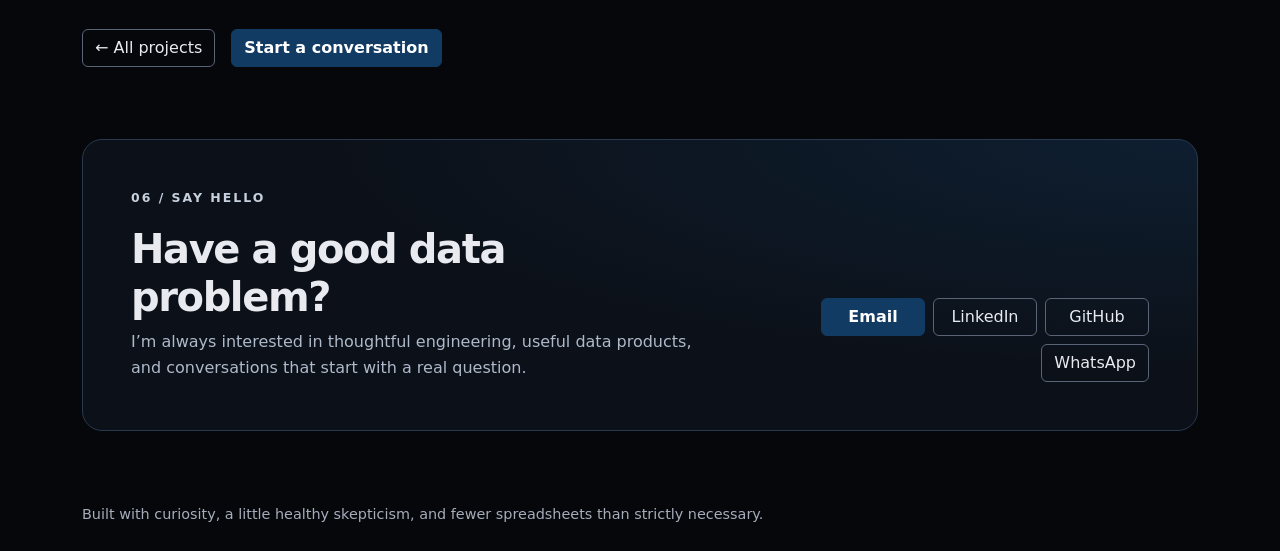
<file: projects/people-analytics/index.html>
<!DOCTYPE html>
<html lang="en">
 <head>
  <meta charset="utf-8"/>
  <meta content="width=device-width, initial-scale=1" name="viewport"/>
  <meta content="dark" name="color-scheme"/>
  <meta content="I established the data foundation for a new People Analytics domain, evolving uncurated source data toward a Gold layer for analytical use." name="description"/>
  <meta content="Carlos Dutra" name="author"/>
  <title>People Analytics · raw to Gold · Carlos Dutra</title>
    <link href="../../assets/vendor/bootstrap/bootstrap.min.css" rel="stylesheet"/>
  <link href="../../assets/css/theme.css?v=4" rel="stylesheet"/>
 </head>
 <body data-page="project" data-project-id="people-analytics" data-root="../../">
  <a class="skip-link" data-copy="interface.skipLink" href="#main-content">Skip to content</a>
  <header class="site-header sticky-top">
   <nav aria-label="Main navigation" class="navbar navbar-expand-lg" data-copy-attribute="interface.mainNavigation:aria-label">
    <div class="container py-2">
     <a class="navbar-brand fw-bold" data-route="home" href="../../">Carlos Dutra<span aria-hidden="true" class="brand-mark">.</span></a>
     <div class="language-switcher btn-group btn-group-sm ms-auto me-2 ms-lg-3 me-lg-0 order-lg-3" role="group" aria-labelledby="language-label">
      <span class="visually-hidden" id="language-label">Language</span>
      <button aria-label="English" aria-pressed="true" class="btn btn-language active" data-locale="en" type="button">🇺🇸</button>
      <button aria-label="Português" aria-pressed="false" class="btn btn-language" data-locale="pt-BR" type="button">🇧🇷</button>
      <button aria-label="Español" aria-pressed="false" class="btn btn-language" data-locale="es" type="button">🇪🇸</button>
      <button aria-label="Français" aria-pressed="false" class="btn btn-language" data-locale="fr" type="button">🇫🇷</button>
     </div>
     <button aria-controls="portfolioNav" aria-expanded="false" aria-label="Toggle navigation" class="navbar-toggler" data-bs-target="#portfolioNav" data-bs-toggle="collapse" data-copy-attribute="interface.toggleNavigation:aria-label" type="button">
      <span class="navbar-toggler-icon">
      </span>
     </button>
     <div class="collapse navbar-collapse order-lg-2" id="portfolioNav">
      <ul class="navbar-nav ms-auto align-items-lg-center gap-lg-3">
       <li class="nav-item">
        <a class="nav-link" data-copy="nav.about" data-route="about" href="../../about/">About</a>
       </li>
       <li class="nav-item">
        <a aria-current="page" class="nav-link active" data-copy="nav.work" data-route="projects" href="../../projects/">Projects</a>
       </li>
       <li class="nav-item">
        <a class="nav-link" data-copy="nav.experience" data-route="experience" href="../../experience/">Experience</a>
       </li>
       <li class="nav-item"><a class="nav-link" data-copy="nav.education" data-route="education" href="../../education/">Education</a></li>
       <li class="nav-item">
        <a class="nav-link" data-copy="nav.contact" data-route="contact" href="../../#contact">Contact</a>
       </li>
       <li class="nav-item my-2 my-lg-0">
        <a class="btn btn-primary btn-sm d-inline-flex align-items-center gap-2 text-nowrap" data-resume-download download href="../../assets/resumes/carlos-dutra-en.pdf">
         <svg xmlns="http://www.w3.org/2000/svg" width="16" height="16" fill="currentColor" aria-hidden="true" focusable="false" viewBox="0 0 16 16">
           <path d="M.5 9.9a.5.5 0 0 1 .5.5v2.5a1 1 0 0 0 1 1h12a1 1 0 0 0 1-1v-2.5a.5.5 0 0 1 1 0v2.5a2 2 0 0 1-2 2H2a2 2 0 0 1-2-2v-2.5a.5.5 0 0 1 .5-.5"/>
           <path d="M7.646 11.854a.5.5 0 0 0 .708 0l3-3a.5.5 0 0 0-.708-.708L8.5 10.293V1.5a.5.5 0 0 0-1 0v8.793L5.354 8.146a.5.5 0 1 0-.708.708z"/>
         </svg>
         <span data-copy="nav.downloadResume">Download résumé</span>
        </a>
       </li>
      </ul>
     </div>
    </div>
   </nav>
  </header>
  <main class="container" id="main-content">
   <nav aria-label="Breadcrumb" class="pt-4">
    <ol class="breadcrumb">
     <li class="breadcrumb-item">
      <a data-copy="pages.project.breadcrumbHome" data-route="home" href="../../">Home</a>
     </li>
     <li class="breadcrumb-item">
      <a data-copy="pages.project.breadcrumbProjects" data-route="projects" href="../">Projects</a>
     </li>
     <li aria-current="page" class="breadcrumb-item active" data-project-name="">People Analytics · raw to Gold</li>
    </ol>
   </nav>
   <div id="project-detail">
    <header class="project-detail-header mb-5">
     <p class="section-kicker">MadeiraMadeira</p>
     <h1 class="display-4 fw-bold">People Analytics · raw to Gold</h1>
    </header>
    <div class="row row-cols-1 row-cols-lg-2 g-4">
     <div class="col">
      <article class="project-fact h-100 p-4">
       <h2 class="h4">Business problem</h2>
       <p class="mb-0">A new People Analytics domain needed a dependable path from fragmented source records to reusable analytical models.</p>
      </article>
     </div>
     <div class="col">
      <article class="project-fact h-100 p-4">
       <h2 class="h4">My contribution</h2>
       <p class="mb-0">I designed the cloud foundations and delivery flow, separating ingestion, source conformance, and analytical modeling. The path to Gold models continues to evolve.</p>
      </article>
     </div>
    </div>
    <section class="content-section py-5">
     <h2 class="h3">Tools and methods</h2>
     <p class="project-technologies">BigQuery · Dataform · Cloud Composer · Cloud Run · Terraform</p>
    </section>
    <section class="content-section py-5">
     <h2 class="h3 mb-4">Engineering decisions</h2>
     <article class="decision-story mb-5">
      <h3 class="h4">Store prepared results and organize data by date</h3>
      <p class="case-detail mb-3">
       <strong>The challenge:</strong>
       Reading the entire history for every query can make analysis slower and more expensive. Reference records and event records also have different update needs.
      </p>
      <p class="case-detail mb-3">
       <strong>Options considered:</strong>
       Calculate results for each query, store everything the same way, or organize each dataset according to how it is used.
      </p>
      <p class="case-detail mb-3">
       <strong>My choice:</strong>
       Store reference records in tables and separate large volumes of events by the date they happened. Group records by fields frequently used to filter or connect data.
      </p>
      <p class="case-detail mb-3">
       <strong>Benefits and limits:</strong>
       Queries can read only the dates they need. Stored results take up space and must be updated.
      </p>
      <p class="case-detail mb-3">
       <strong>When to reconsider:</strong>
       Query costs increase, data needs more frequent updates, or teams change how they query it.
      </p>
     </article>
     <article class="decision-story mb-5">
      <h3 class="h4">Organize data before applying business rules</h3>
      <p class="case-detail mb-3">
       <strong>The challenge:</strong>
       Source systems use different formats and names. Mixing data cleanup with business calculations makes each analysis repeat the same work.
      </p>
      <p class="case-detail mb-3">
       <strong>Options considered:</strong>
       Provide data as it arrives from source systems, or separate its preparation from the calculations used in analysis.
      </p>
      <p class="case-detail mb-3">
       <strong>My choice:</strong>
       Preserve incoming data, correct formats and remove duplicates in a separate step, then build tables around business questions.
      </p>
      <p class="case-detail mb-3">
       <strong>Benefits and limits:</strong>
       There are more steps to maintain, but each has a clear purpose and can be checked separately. Prepared data can be reused across analyses.
      </p>
      <p class="case-detail mb-3">
       <strong>When to reconsider:</strong>
       Source systems start sending data in a different form, or an analysis needs the original record.
      </p>
     </article>
    </section>
    <nav class="d-flex flex-wrap gap-3 py-4">
     <a class="btn btn-outline-light" data-route="projects" href="../">← All projects</a>
     <a class="btn btn-primary" data-route="contact" href="../../#contact">Start a conversation</a>
    </nav>
   </div>
   <section aria-labelledby="contact-title" class="contact-section my-5 p-4 p-md-5" id="contact">
    <div class="row g-4 align-items-end">
     <div class="col-12 col-lg-7">
      <p class="section-kicker" data-copy="interface.contactKicker">06 / SAY HELLO</p>
      <h2 class="display-6 fw-bold" data-copy="contact.title" id="contact-title">Have a good data problem?</h2>
      <p class="section-intro mb-0" data-copy="contact.intro">I’m always interested in thoughtful engineering, useful data products, and conversations that start with a real question.</p>
     </div>
     <div class="col-12 col-lg-5">
      <div class="d-flex flex-wrap gap-2 justify-content-lg-end contact-links">
       <a class="btn btn-primary" data-copy="contact.email" href="mailto:henrique.r.dutra@gmail.com">Email</a>
       <a class="btn btn-outline-light" data-copy="contact.linkedin" href="https://www.linkedin.com/in/carlos-henrique-dutra/" rel="noopener noreferrer" target="_blank">LinkedIn</a>
       <a class="btn btn-outline-light" data-copy="contact.github" href="https://github.com/carloshenriquedutra" rel="noopener noreferrer" target="_blank">GitHub</a>
       <a class="btn btn-outline-light" data-copy="contact.whatsapp" href="https://wa.me/5541992545537" rel="noopener noreferrer" target="_blank">WhatsApp</a>
      </div>
     </div>
    </div>
   </section>
  </main>
  <footer class="container site-footer py-4">
   <p class="mb-0" data-copy="contact.footer">Built with curiosity, a little healthy skepticism, and fewer spreadsheets than strictly necessary.</p>
  </footer>
  <script defer="" src="../../assets/vendor/bootstrap/bootstrap.bundle.min.js">
  </script>
  <script src="../../src/main.js" type="module">
  </script>
 </body>
</html>
</file>
<file: assets/css/theme.css>
:root {
    color-scheme: dark;
    --bs-body-bg: #05070b;
    --bs-body-color: #e8eaf0;
    --bs-emphasis-color: #fff;
    --bs-secondary-color: #b6becb;
    --bs-primary: #123b63;
    --bs-primary-rgb: 18, 59, 99;
    --bs-link-color: #e3e9f0;
    --bs-link-hover-color: #fff;
    --bs-border-color: #293747;
    --portfolio-surface: #0c1119;
    --portfolio-surface-raised: #111a25;
    --portfolio-navy: #174a78;
    --portfolio-navy-soft: #c7d1dd;
    --portfolio-muted: #aeb9c9;
}

html { scroll-behavior: smooth; scroll-padding-top: 6rem; }
body { background: var(--bs-body-bg); color: var(--bs-body-color); font-family: system-ui, -apple-system, "Segoe UI", sans-serif; line-height: 1.65; }
a { text-underline-offset: .2em; }
a:focus-visible, button:focus-visible { outline: 3px solid var(--portfolio-navy-soft); outline-offset: 3px; box-shadow: none; }
h1, h2, h3 { letter-spacing: -.035em; line-height: 1.12; }
h2 { font-size: clamp(2rem, 4vw, 3.1rem); }
.skip-link { position: absolute; z-index: 1100; top: .75rem; left: .75rem; padding: .6rem 1rem; transform: translateY(-160%); background: #fff; color: #05070b; border-radius: .35rem; }
.skip-link:focus { transform: translateY(0); }
.site-header { background: rgb(5 7 11 / 92%); border-bottom: 1px solid rgb(174 185 201 / 12%); backdrop-filter: blur(14px); }
.navbar-brand { color: #fff; letter-spacing: -.03em; }
.brand-mark { color: var(--portfolio-navy-soft); }
.navbar-toggler { border-color: var(--bs-border-color); }
.navbar-toggler-icon { filter: invert(1); }
.nav-link { color: #cbd1dc; }
.nav-link:hover, .nav-link:focus, .navbar-nav .nav-link.active { color: #fff; }
.btn-primary { --bs-btn-color: #fff; --bs-btn-bg: #123b63; --bs-btn-border-color: #123b63; --bs-btn-hover-color: #fff; --bs-btn-hover-bg: #174a78; --bs-btn-hover-border-color: #174a78; --bs-btn-active-color: #fff; --bs-btn-active-bg: #0b2d4d; --bs-btn-active-border-color: #0b2d4d; --bs-btn-focus-shadow-rgb: 59, 130, 246; font-weight: 650; }
.btn-outline-light { --bs-btn-color: #e8eaf0; --bs-btn-border-color: #596477; --bs-btn-hover-color: #05070b; --bs-btn-hover-bg: #e8eaf0; --bs-btn-hover-border-color: #e8eaf0; }
.btn-language { color: #cbd1dc; border-color: #43516a; }
.btn-language.active, .btn-language[aria-pressed="true"] { color: #fff; background: #123b63; border-color: #174a78; font-weight: 700; }
.hero-section h1 { max-width: 19ch; font-size: clamp(3rem, 4.2vw, 4rem); }
.section-kicker { color: var(--portfolio-navy-soft); font-size: .78rem; font-weight: 750; letter-spacing: .16em; text-transform: uppercase; }
.hero-intro { max-width: 42rem; color: #d8deea; }
.hero-note, .section-intro { color: var(--portfolio-muted); }
.portrait-title { color: var(--bs-body-color); font-size: 1.125rem; font-weight: 650; }
.portrait-frame { width: min(100%, 340px); aspect-ratio: 1; padding: .65rem; background: linear-gradient(145deg, #123b63, #0c1119 48%); border: 1px solid #1f4264; border-radius: 50% 50% 1.5rem 1.5rem; box-shadow: 0 1rem 5rem rgb(59 130 246 / 16%); }
.profile-portrait { display: block; width: 100%; height: 100%; object-fit: cover; object-position: center 38%; border-radius: 50% 50% 1rem 1rem; }
.content-section { border-top: 1px solid rgb(174 185 201 / 16%); scroll-margin-top: 5rem; }
.section-copy { color: #cbd1dc; font-size: 1.1rem; }
.case-card { --bs-card-bg: var(--portfolio-surface); --bs-card-border-color: #293747; --bs-card-color: #e8eaf0; border-radius: 1rem; transition: border-color .18s ease, transform .18s ease; }
.case-card:hover { border-color: #174a78; transform: translateY(-2px); }
.case-card .card-title { color: #fff; }
.case-card .card-text { color: #c8ceda; }
.case-card .badge { --bs-badge-color: #d6e9fa; background-color: #123b63 !important; font-weight: 650; }
.project-overline { color: var(--portfolio-navy-soft); font-size: .82rem; font-weight: 700; letter-spacing: .04em; }
.project-card-link { color: #dce5ee; font-weight: 700; }
.project-card-link:hover { color: #fff; }
.project-technologies { color: #aeb9c9; font-size: .95rem; }
.skill-summary { color: #d8deea; font-size: 1.15rem; line-height: 1.8; }
.page-intro { max-width: 60rem; }
.project-lead { max-width: 56rem; color: #cbd5e2; }
.project-detail-header { padding-top: 1.5rem; }
.project-detail-header h1 { max-width: 20ch; }
.project-fact { background: var(--portfolio-surface); border: 1px solid #29384a; border-radius: .9rem; }
.project-fact h2 { color: #fff; }
.project-fact p { color: #cbd1dc; }
.breadcrumb { --bs-breadcrumb-divider-color: #8ca0b6; }
.breadcrumb-item, .breadcrumb-item.active { color: #b9c5d4; }
.breadcrumb-item a { color: #dce5ee; }
.case-detail { color: #cbd1dc; }
.case-detail strong { color: #fff; }
.decision-panel, .contact-section { background: radial-gradient(ellipse at top right, rgb(18 59 99 / 32%), transparent 55%), var(--portfolio-surface); border: 1px solid #29394f; border-radius: 1.25rem; }
.decision-story { border-left: 2px solid var(--portfolio-navy); padding-left: 1rem; color: #cbd1dc; }
.decision-story h4 { color: #fff; font-size: 1.1rem; }
.skill-group { padding: 1.25rem; background: var(--portfolio-surface); border: 1px solid #29384a; border-radius: .85rem; }
.skill-group h3 { color: #fff; }
.skill-group p { color: #c8ceda; }
.timeline { margin-left: .35rem; padding-left: 1.5rem; border-left: 1px solid #404a5d; }
.timeline-item { position: relative; padding: 0 0 1.5rem 1rem; }
.timeline-item::before { content: ""; position: absolute; top: .4rem; left: calc(-1.5rem - 5px); width: .6rem; height: .6rem; border-radius: 50%; background: var(--portfolio-navy); box-shadow: 0 0 0 4px var(--bs-body-bg), 0 0 0 5px #465776; }
.timeline-dates { margin-bottom: .3rem; color: var(--portfolio-navy-soft); font-size: .9rem; font-weight: 650; }
.timeline-item h3 { margin-bottom: .35rem; color: #fff; }
.timeline-item p:last-child { color: #c8ceda; }
.education-list article { padding: 0 0 1rem; margin: 0 0 1rem; border-bottom: 1px solid #29384a; }
.education-list article:last-child { border-bottom: 0; }
.education-list h3 { color: #fff; }
.education-list p { margin-bottom: 0; color: var(--portfolio-muted); }
.contact-section { scroll-margin-top: 6rem; }
.contact-links a { min-width: 6.5rem; }
.site-footer { color: #a6adba; font-size: .9rem; }

@media (max-width: 991.98px) {
    .portrait-frame { width: min(65vw, 260px); }
}

@media (prefers-reduced-motion: reduce) {
    *, *::before, *::after { scroll-behavior: auto !important; transition-duration: .01ms !important; animation-duration: .01ms !important; }
}
</file>
